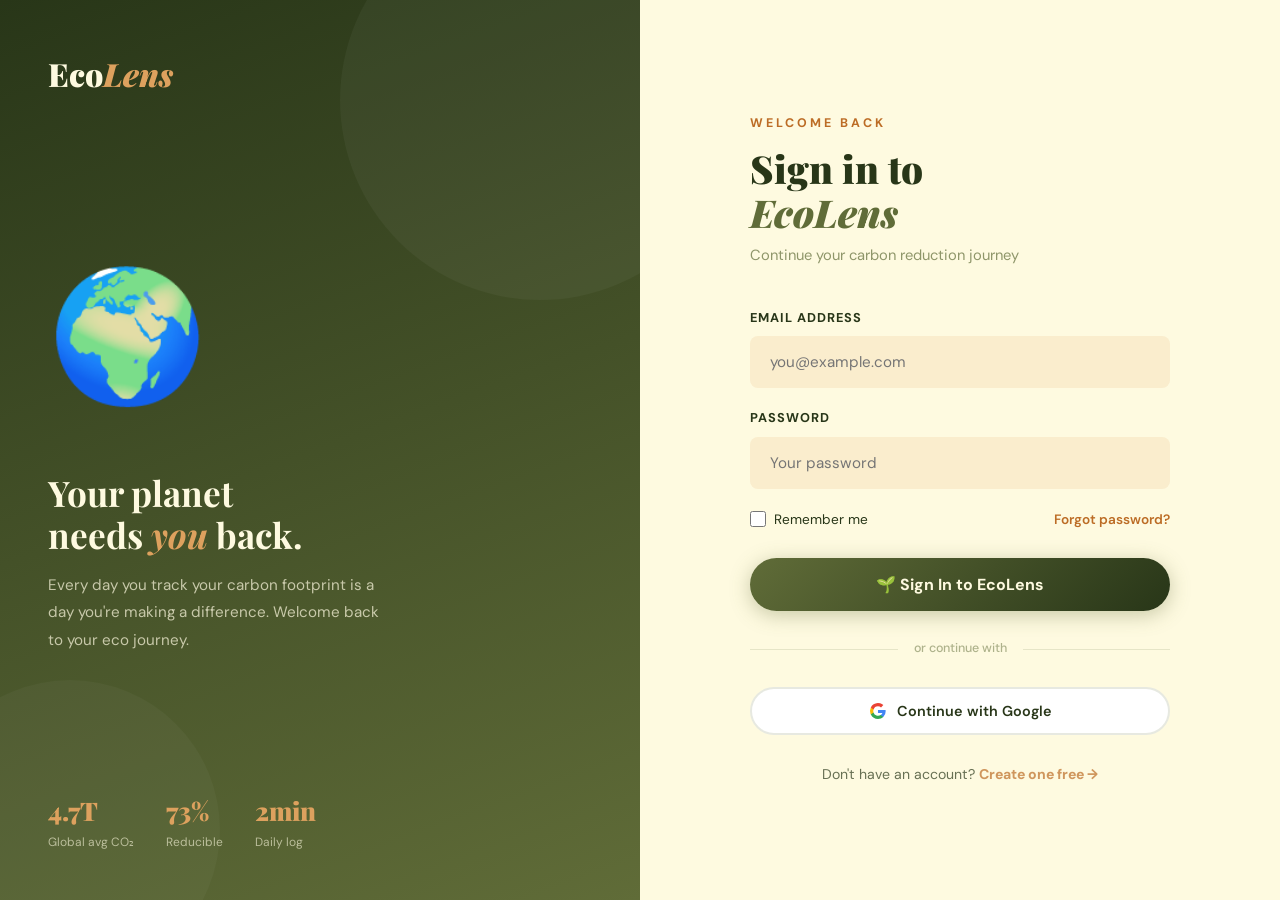
<file: badges.html>
<!DOCTYPE html>
<html lang="en">
<head>
  <meta charset="UTF-8"/>
  <meta name="viewport" content="width=device-width, initial-scale=1.0"/>
  <title>EcoLens — Badges</title>
  <link rel="stylesheet" href="css/global.css"/>
  <link rel="stylesheet" href="css/components.css"/>
  <style>
    body { background: var(--cream); }

    .badges-page {
      padding: 100px 5% 80px;
      max-width: 1000px;
      margin: 0 auto;
    }

    /* ── HEADER ── */
    .badges-header {
      text-align: center;
      margin-bottom: 48px;
    }

    .badges-header .eyebrow {
      font-size: 0.78rem;
      font-weight: 700;
      letter-spacing: 3px;
      text-transform: uppercase;
      color: var(--sienna);
      margin-bottom: 12px;
    }

    .badges-header h1 em { color: var(--moss); font-style: italic; }
    .badges-header p {
      opacity: 0.65;
      max-width: 480px;
      margin: 12px auto 0;
    }

    /* ── PROGRESS BANNER ── */
    .progress-banner {
      background: linear-gradient(135deg,
        var(--moss-dark), var(--moss));
      border-radius: var(--radius-lg);
      padding: 28px 36px;
      display: flex;
      align-items: center;
      gap: 28px;
      margin-bottom: 40px;
      position: relative;
      overflow: hidden;
    }

    .progress-banner::after {
      content: '🏅';
      position: absolute;
      font-size: 8rem;
      right: 40px;
      top: 50%;
      transform: translateY(-50%);
      opacity: 0.08;
    }

    .pb-emoji {
      font-size: 3rem;
      flex-shrink: 0;
    }

    .pb-info h3 {
      color: var(--cream);
      font-size: 1.2rem;
      margin-bottom: 6px;
    }

    .pb-info p {
      color: rgba(254,250,224,0.65);
      font-size: 0.85rem;
      margin-bottom: 14px;
    }

    .pb-bar-track {
      height: 8px;
      background: rgba(255,255,255,0.15);
      border-radius: 4px;
      width: 280px;
      overflow: hidden;
    }

    .pb-bar-fill {
      height: 100%;
      background: linear-gradient(90deg, var(--amber), var(--sage));
      border-radius: 4px;
      transition: width 1s ease;
    }

    .pb-count {
      margin-left: auto;
      text-align: center;
      flex-shrink: 0;
      z-index: 2;
    }

    .pb-count .num {
      font-family: var(--font-display);
      font-size: 2.8rem;
      font-weight: 900;
      color: var(--cream);
      line-height: 1;
    }

    .pb-count .lbl {
      font-size: 0.72rem;
      color: rgba(254,250,224,0.6);
      text-transform: uppercase;
      letter-spacing: 1px;
    }

    /* ── CATEGORY SECTION ── */
    .badge-category {
      margin-bottom: 40px;
    }

    .category-header {
      display: flex;
      align-items: center;
      gap: 12px;
      margin-bottom: 20px;
      padding-bottom: 12px;
      border-bottom: 2px solid rgba(96,108,56,0.08);
    }

    .category-icon {
      width: 40px; height: 40px;
      border-radius: var(--radius-sm);
      display: flex;
      align-items: center;
      justify-content: center;
      font-size: 1.2rem;
    }

    .category-header h3 { font-size: 1rem; }

    .category-count {
      margin-left: auto;
      font-size: 0.78rem;
      font-weight: 700;
      color: var(--moss);
      opacity: 0.6;
    }

    /* ── BADGE GRID ── */
    .badge-grid {
      display: grid;
      grid-template-columns: repeat(4, 1fr);
      gap: 20px;
    }

    .badge-item {
      background: var(--white);
      border-radius: var(--radius-lg);
      padding: 24px 16px;
      text-align: center;
      box-shadow: var(--shadow-sm);
      border: 2px solid transparent;
      transition: all 0.3s ease;
      position: relative;
      overflow: hidden;
    }

    .badge-item.earned {
      border-color: rgba(96,108,56,0.15);
    }

    .badge-item.earned:hover {
      transform: translateY(-6px);
      box-shadow: var(--shadow-lg);
      border-color: var(--moss);
    }

    .badge-item.locked {
      opacity: 0.5;
      filter: grayscale(0.8);
    }

    .badge-item .bi-circle {
      width: 80px; height: 80px;
      border-radius: 50%;
      margin: 0 auto 16px;
      display: flex;
      align-items: center;
      justify-content: center;
      font-size: 2.2rem;
      box-shadow: var(--shadow-md);
      transition: transform 0.3s ease;
    }

    .badge-item.earned .bi-circle:hover {
      transform: scale(1.12) rotate(8deg);
    }

    .badge-item .bi-name {
      font-family: var(--font-display);
      font-size: 0.9rem;
      font-weight: 700;
      color: var(--moss-dark);
      margin-bottom: 6px;
    }

    .badge-item .bi-desc {
      font-size: 0.72rem;
      color: var(--moss);
      opacity: 0.65;
      line-height: 1.4;
    }

    .badge-item .bi-earned-tag {
      position: absolute;
      top: 10px; right: 10px;
      background: var(--sage);
      color: white;
      font-size: 0.6rem;
      font-weight: 700;
      padding: 2px 8px;
      border-radius: var(--radius-full);
      letter-spacing: 0.5px;
    }

    .badge-item .bi-lock {
      position: absolute;
      top: 10px; right: 10px;
      font-size: 0.9rem;
      opacity: 0.4;
    }

    /* ── STREAK SECTION ── */
    .streak-card-big {
      background: linear-gradient(135deg, var(--amber), var(--sienna));
      border-radius: var(--radius-lg);
      padding: 32px;
      display: flex;
      align-items: center;
      gap: 28px;
      margin-bottom: 40px;
      box-shadow: 0 8px 32px rgba(188,108,37,0.3);
    }

    .streak-card-big .flame-big {
      font-size: 4rem;
      animation: float 2s ease-in-out infinite;
    }

    .streak-info h3 { color: white; font-size: 1.2rem; margin-bottom: 6px; }
    .streak-info p  { color: rgba(255,255,255,0.7); font-size: 0.85rem; }

    .streak-num-big {
      margin-left: auto;
      text-align: center;
    }

    .streak-num-big .sn {
      font-family: var(--font-display);
      font-size: 4rem;
      font-weight: 900;
      color: white;
      line-height: 1;
    }

    .streak-num-big .sl {
      font-size: 0.78rem;
      color: rgba(255,255,255,0.65);
      text-transform: uppercase;
      letter-spacing: 1px;
    }

    /* ── RESPONSIVE ── */
    @media (max-width: 768px) {
      .badge-grid { grid-template-columns: repeat(2, 1fr); }
      .progress-banner { flex-wrap: wrap; }
      .pb-bar-track { width: 200px; }
    }
  </style>
</head>
<body>

  <!-- NAVBAR -->
  <nav class="navbar">
    <div class="nav-logo">Eco<span>Lens</span></div>
    <ul class="nav-links">
      <li><a href="dashboard.html">Dashboard</a></li>
      <li><a href="log.html">Log Day</a></li>
      <li><a href="insights.html">Insights</a></li>
      <li><a href="history.html">History</a></li>
      <li><a href="badges.html" class="active">Badges</a></li>
    </ul>
    <div class="nav-right">
      <div class="nav-streak">🔥<span class="nav-streak-count">0</span></div>
      <div class="nav-avatar"
        onclick="window.location.href='profile.html'">🌱</div>
    </div>
  </nav>

  <!-- MOBILE NAV -->
  <nav class="mobile-nav">
    <ul>
      <li><a href="dashboard.html"><span class="nav-icon">🏠</span>Home</a></li>
      <li><a href="log.html"><span class="nav-icon">📝</span>Log</a></li>
      <li><a href="insights.html"><span class="nav-icon">🤖</span>AI</a></li>
      <li><a href="history.html"><span class="nav-icon">📈</span>History</a></li>
      <li><a href="badges.html" class="active"><span class="nav-icon">🏅</span>Badges</a></li>
    </ul>
  </nav>

  <div class="badges-page">

    <!-- HEADER -->
    <div class="badges-header animate-fadeUp">
      <div class="eyebrow">🏅 Achievements</div>
      <h1>Your <em>Eco Badges</em></h1>
      <p>Earn badges by building sustainable habits.
         Each badge represents real environmental impact!</p>
    </div>

    <!-- STREAK -->
    <div class="streak-card-big animate-fadeUp delay-1">
      <div class="flame-big">🔥</div>
      <div class="streak-info">
        <h3>Current Streak</h3>
        <p>Log every day to keep your streak alive
           and unlock exclusive badges!</p>
      </div>
      <div class="streak-num-big">
        <div class="sn" id="streakBig">0</div>
        <div class="sl">Day Streak</div>
      </div>
    </div>

    <!-- PROGRESS BANNER -->
    <div class="progress-banner animate-fadeUp delay-2">
      <div class="pb-emoji">🌱</div>
      <div class="pb-info">
        <h3>Badge Collection Progress</h3>
        <p id="progressText">
          Earn more badges by logging daily and
          reducing your footprint!
        </p>
        <div class="pb-bar-track">
          <div class="pb-bar-fill" id="progressBarFill"
            style="width:0%"></div>
        </div>
      </div>
      <div class="pb-count">
        <div class="num" id="earnedCount">0</div>
        <div class="lbl">of 12 earned</div>
      </div>
    </div>

    <!-- STREAK BADGES -->
    <div class="badge-category animate-fadeUp delay-3">
      <div class="category-header">
        <div class="category-icon"
          style="background:rgba(188,108,37,0.1)">🔥</div>
        <h3>Streak Badges</h3>
        <span class="category-count" id="streakCatCount">
          0/4 earned
        </span>
      </div>
      <div class="badge-grid" id="streakBadges"></div>
    </div>

    <!-- ACTIVITY BADGES -->
    <div class="badge-category animate-fadeUp delay-4">
      <div class="category-header">
        <div class="category-icon"
          style="background:rgba(82,183,136,0.1)">🌱</div>
        <h3>Activity Badges</h3>
        <span class="category-count" id="activityCatCount">
          0/8 earned
        </span>
      </div>
      <div class="badge-grid" id="activityBadges"></div>
    </div>

  </div>

  <script src="js/auth.js"></script>
  <script>
    const user = requireLogin();

    const ALL_BADGES = {
      streak: [
        {
          id:'streak_3', emoji:'⚡',
          name:'Eco Spark', desc:'Log 3 days in a row',
          color:'linear-gradient(135deg,#f4d03f,#e67e22)',
        },
        {
          id:'streak_7', emoji:'🔥',
          name:'Green Flame', desc:'Log 7 days in a row',
          color:'linear-gradient(135deg,#DDA15E,#BC6C25)',
        },
        {
          id:'streak_30', emoji:'👑',
          name:'Forest Guardian', desc:'Log 30 days in a row',
          color:'linear-gradient(135deg,#606C38,#283618)',
        },
        {
          id:'streak_100', emoji:'💎',
          name:'EcoLens Legend', desc:'Log 100 days in a row',
          color:'linear-gradient(135deg,#a29bfe,#6c5ce7)',
        },
      ],
      activity: [
        {
          id:'first_log', emoji:'🌱',
          name:'First Breath', desc:'Log your very first day',
          color:'linear-gradient(135deg,#52B788,#2D6A4F)',
        },
        {
          id:'earth_watch', emoji:'🌍',
          name:'Earth Watcher', desc:'Log 3 days total',
          color:'linear-gradient(135deg,#48CAE4,#0096C7)',
        },
        {
          id:'low_carbon', emoji:'🍃',
          name:'Tiny Steps', desc:'Log a day under 5kg CO₂',
          color:'linear-gradient(135deg,#95D5B2,#52B788)',
        },
        {
          id:'plant_power', emoji:'🥗',
          name:'Plant Powered', desc:'Log 7 vegetarian days',
          color:'linear-gradient(135deg,#74C69D,#40916C)',
        },
        {
          id:'pedal_hero', emoji:'🚲',
          name:'Pedal Hero', desc:'Log 5 zero-drive days',
          color:'linear-gradient(135deg,#fd79a8,#e84393)',
        },
        {
          id:'sun_chaser', emoji:'☀️',
          name:'Sun Chaser', desc:'Use solar/renewable energy',
          color:'linear-gradient(135deg,#f9ca24,#f0932b)',
        },
        {
          id:'neutral', emoji:'🌿',
          name:'Carbon Neutral', desc:'Monthly avg under 3kg/day',
          color:'linear-gradient(135deg,#6ab04c,#badc58)',
        },
        {
          id:'sharer', emoji:'⭐',
          name:'Climate Champion', desc:'Share your impact report',
          color:'linear-gradient(135deg,#e17055,#d63031)',
        },
      ],
    };

    window.addEventListener('DOMContentLoaded', () => {
      populateNav();

      const earnedBadges = user.badges || ['🌱'];
      document.getElementById('streakBig').textContent =
        user.streak || 0;

      const totalBadges = 12;
      const earnedCount = earnedBadges.length;
      document.getElementById('earnedCount').textContent =
        earnedCount;
      document.getElementById('progressBarFill').style.width =
        (earnedCount / totalBadges * 100) + '%';
      document.getElementById('progressText').textContent =
        earnedCount === totalBadges
          ? '🎉 You\'ve earned all badges! You\'re an EcoLens Legend!'
          : `Keep going! ${totalBadges - earnedCount} more badges to collect.`;

      renderBadgeGroup('streakBadges',
        ALL_BADGES.streak, earnedBadges);
      renderBadgeGroup('activityBadges',
        ALL_BADGES.activity, earnedBadges);

      // Category counts
      const sc = ALL_BADGES.streak.filter(b =>
        earnedBadges.includes(b.id)).length;
      const ac = ALL_BADGES.activity.filter(b =>
        earnedBadges.includes(b.id)).length;
      document.getElementById('streakCatCount').textContent =
        `${sc}/4 earned`;
      document.getElementById('activityCatCount').textContent =
        `${ac}/8 earned`;
    });

    function renderBadgeGroup(containerId, badges, earned) {
      const container = document.getElementById(containerId);
      container.innerHTML = badges.map(b => {
        const isEarned = earned.includes(b.id) ||
          earned.includes(b.emoji);
        return `
          <div class="badge-item ${isEarned?'earned':'locked'}">
            ${isEarned
              ? '<div class="bi-earned-tag">✓ Earned</div>'
              : '<div class="bi-lock">🔒</div>'}
            <div class="bi-circle"
              style="background:${isEarned
                ? b.color : 'linear-gradient(135deg,#ccc,#aaa)'}">
              ${b.emoji}
            </div>
            <div class="bi-name">${b.name}</div>
            <div class="bi-desc">${b.desc}</div>
          </div>`;
      }).join('');
    }
  </script>
</body>
</html>
</file>
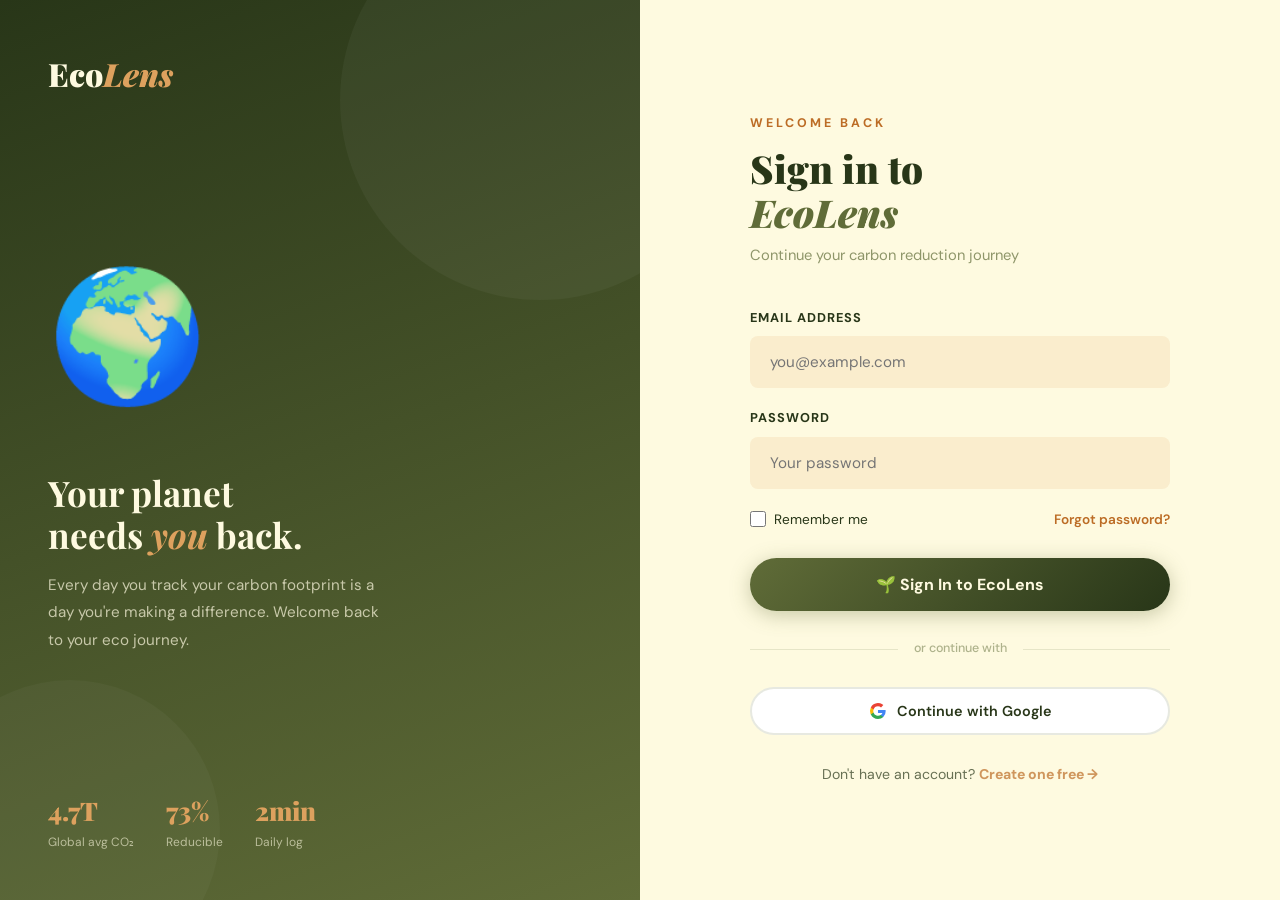
<file: log.html>
<!DOCTYPE html>
<html lang="en">
<head>
  <meta charset="UTF-8"/>
  <meta name="viewport" content="width=device-width, initial-scale=1.0"/>
  <title>EcoLens — Log My Day</title>
  <link rel="stylesheet" href="css/global.css"/>
  <link rel="stylesheet" href="css/components.css"/>
  <style>
    body { background: var(--cream); }

    .log-page {
      padding: 100px 5% 80px;
      max-width: 900px;
      margin: 0 auto;
    }

    /* ── HEADER ── */
    .log-header {
      text-align: center;
      margin-bottom: 48px;
    }

    .log-header .eyebrow {
      font-size: 0.78rem;
      font-weight: 700;
      letter-spacing: 3px;
      text-transform: uppercase;
      color: var(--sienna);
      margin-bottom: 12px;
    }

    .log-header h1 { margin-bottom: 12px; }
    .log-header h1 em { color: var(--moss); font-style: italic; }
    .log-header p { opacity: 0.65; max-width: 480px; margin: 0 auto; }

    /* ── PROGRESS STEPS ── */
    .log-steps {
      display: flex;
      align-items: center;
      justify-content: center;
      gap: 0;
      margin-bottom: 48px;
    }

    .log-step {
      display: flex;
      flex-direction: column;
      align-items: center;
      gap: 8px;
      position: relative;
    }

    .log-step-circle {
      width: 44px; height: 44px;
      border-radius: 50%;
      background: var(--parchment);
      border: 2px solid rgba(96,108,56,0.15);
      display: flex;
      align-items: center;
      justify-content: center;
      font-size: 1.2rem;
      transition: all 0.4s ease;
      z-index: 2;
    }

    .log-step.active .log-step-circle {
      background: var(--moss);
      border-color: var(--moss);
      box-shadow: 0 4px 16px rgba(96,108,56,0.35);
    }

    .log-step.done .log-step-circle {
      background: var(--sage);
      border-color: var(--sage);
    }

    .log-step-label {
      font-size: 0.72rem;
      font-weight: 600;
      color: var(--moss-dark);
      opacity: 0.5;
      text-align: center;
      white-space: nowrap;
    }

    .log-step.active .log-step-label { opacity: 1; color: var(--moss); }
    .log-step.done  .log-step-label  { opacity: 0.8; }

    .step-connector {
      width: 80px; height: 2px;
      background: rgba(96,108,56,0.12);
      margin-bottom: 24px;
      transition: background 0.4s ease;
    }

    .step-connector.done { background: var(--sage); }

    /* ── SECTION CARDS ── */
    .log-section {
      background: var(--white);
      border-radius: var(--radius-lg);
      padding: 36px;
      margin-bottom: 24px;
      box-shadow: var(--shadow-sm);
      border: 1px solid rgba(96,108,56,0.06);
      display: none;
      animation: fadeUp 0.5s ease forwards;
    }

    .log-section.active { display: block; }

    .section-title {
      display: flex;
      align-items: center;
      gap: 14px;
      margin-bottom: 32px;
    }

    .section-icon {
      width: 52px; height: 52px;
      border-radius: var(--radius-sm);
      display: flex;
      align-items: center;
      justify-content: center;
      font-size: 1.6rem;
    }

    .section-icon.transport { background: rgba(72,202,228,0.12); }
    .section-icon.food      { background: rgba(82,183,136,0.12); }
    .section-icon.energy    { background: rgba(221,161,94,0.12); }
    .section-icon.shopping  { background: rgba(188,108,37,0.1); }

    .section-title-text h3 { font-size: 1.2rem; margin-bottom: 4px; }
    .section-title-text p  { font-size: 0.82rem; opacity: 0.6; }

    /* ── OPTION PILLS ── */
    .option-pills {
      display: flex;
      flex-wrap: wrap;
      gap: 10px;
      margin-bottom: 28px;
    }

    .pill {
      padding: 10px 20px;
      border-radius: var(--radius-full);
      background: var(--parchment);
      border: 2px solid transparent;
      font-size: 0.88rem;
      font-weight: 600;
      color: var(--moss-dark);
      cursor: pointer;
      transition: all 0.3s ease;
      display: flex;
      align-items: center;
      gap: 8px;
    }

    .pill:hover {
      border-color: var(--moss);
      background: rgba(96,108,56,0.06);
    }

    .pill.selected {
      background: var(--moss);
      color: var(--cream);
      border-color: var(--moss);
    }

    /* ── SLIDER GROUP ── */
    .slider-wrap {
      margin-bottom: 32px;
    }

    .slider-top {
      display: flex;
      justify-content: space-between;
      align-items: center;
      margin-bottom: 12px;
    }

    .slider-top label {
      font-size: 0.88rem;
      font-weight: 600;
      color: var(--moss-dark);
    }

    .slider-val {
      font-family: var(--font-mono);
      font-size: 0.9rem;
      font-weight: 600;
      color: var(--sienna);
      background: rgba(188,108,37,0.1);
      padding: 3px 12px;
      border-radius: var(--radius-full);
      min-width: 70px;
      text-align: center;
    }

    /* ── TOGGLE SWITCHES ── */
    .toggle-group {
      display: flex;
      flex-direction: column;
      gap: 16px;
      margin-bottom: 28px;
    }

    .toggle-item {
      display: flex;
      align-items: center;
      justify-content: space-between;
      padding: 16px 20px;
      background: var(--parchment);
      border-radius: var(--radius-md);
      border: 2px solid transparent;
      transition: all 0.3s ease;
    }

    .toggle-item.checked {
      border-color: rgba(96,108,56,0.2);
      background: rgba(96,108,56,0.05);
    }

    .toggle-left {
      display: flex;
      align-items: center;
      gap: 14px;
    }

    .toggle-emoji { font-size: 1.4rem; }

    .toggle-info h5 {
      font-size: 0.92rem;
      font-weight: 600;
      color: var(--moss-dark);
      margin-bottom: 2px;
    }

    .toggle-info p {
      font-size: 0.75rem;
      opacity: 0.55;
    }

    /* Toggle switch */
    .switch {
      position: relative;
      width: 48px; height: 26px;
      flex-shrink: 0;
    }

    .switch input { display: none; }

    .switch-slider {
      position: absolute;
      inset: 0;
      background: #ddd;
      border-radius: 13px;
      cursor: pointer;
      transition: background 0.3s ease;
    }

    .switch-slider::before {
      content: '';
      position: absolute;
      width: 20px; height: 20px;
      border-radius: 50%;
      background: white;
      top: 3px; left: 3px;
      transition: transform 0.3s ease;
      box-shadow: 0 2px 4px rgba(0,0,0,0.2);
    }

    .switch input:checked + .switch-slider {
      background: var(--moss);
    }

    .switch input:checked + .switch-slider::before {
      transform: translateX(22px);
    }

    /* ── CO2 PREVIEW ── */
    .co2-preview {
      background: linear-gradient(135deg, var(--moss-dark), var(--moss));
      border-radius: var(--radius-md);
      padding: 20px 24px;
      display: flex;
      align-items: center;
      justify-content: space-between;
      margin-top: 8px;
    }

    .co2-preview .co2-left h5 {
      font-size: 0.75rem;
      font-weight: 700;
      letter-spacing: 1.5px;
      text-transform: uppercase;
      color: rgba(254,250,224,0.6);
      margin-bottom: 4px;
    }

    .co2-preview .co2-val {
      font-family: var(--font-display);
      font-size: 2rem;
      font-weight: 900;
      color: var(--cream);
    }

    .co2-preview .co2-unit {
      font-size: 0.82rem;
      color: rgba(254,250,224,0.6);
      margin-top: 2px;
    }

    .co2-preview .co2-bar-wrap {
      flex: 1;
      margin: 0 24px;
    }

    .co2-bar-track {
      height: 8px;
      background: rgba(255,255,255,0.15);
      border-radius: 4px;
      overflow: hidden;
    }

    .co2-bar-fill {
      height: 100%;
      border-radius: 4px;
      background: linear-gradient(90deg, var(--sage), var(--amber));
      transition: width 0.5s ease;
    }

    .co2-preview .co2-compare {
      font-size: 0.75rem;
      color: rgba(254,250,224,0.55);
      margin-top: 6px;
    }

    .co2-globe-mini {
      font-size: 2.4rem;
      animation: float 3s ease-in-out infinite;
    }

    /* ── NAVIGATION BUTTONS ── */
    .log-nav {
      display: flex;
      align-items: center;
      justify-content: space-between;
      margin-top: 32px;
      gap: 16px;
    }

    .log-back {
      padding: 14px 28px;
      border-radius: var(--radius-full);
      background: var(--parchment);
      border: 2px solid rgba(96,108,56,0.15);
      font-size: 0.92rem;
      font-weight: 600;
      color: var(--moss-dark);
      cursor: pointer;
      transition: all 0.3s ease;
    }

    .log-back:hover {
      border-color: var(--moss);
      background: rgba(96,108,56,0.06);
    }

    .log-next {
      flex: 1;
      padding: 16px;
      border-radius: var(--radius-full);
      background: linear-gradient(135deg, var(--moss), var(--moss-dark));
      color: var(--cream);
      border: none;
      font-size: 1rem;
      font-weight: 700;
      cursor: pointer;
      transition: all 0.3s ease;
      box-shadow: 0 4px 20px rgba(96,108,56,0.3);
      display: flex;
      align-items: center;
      justify-content: center;
      gap: 10px;
    }

    .log-next:hover {
      transform: translateY(-2px);
      box-shadow: 0 8px 28px rgba(96,108,56,0.4);
    }

    .log-next.submit {
      background: linear-gradient(135deg, var(--amber), var(--sienna));
      box-shadow: 0 4px 20px rgba(188,108,37,0.3);
    }

    /* ── SUCCESS SCREEN ── */
    .log-success {
      display: none;
      text-align: center;
      padding: 60px 40px;
      background: var(--white);
      border-radius: var(--radius-lg);
      box-shadow: var(--shadow-sm);
      animation: fadeUp 0.5s ease forwards;
    }

    .log-success.show { display: block; }

    .success-globe {
      font-size: 5rem;
      margin-bottom: 24px;
      display: block;
      animation: float 2s ease-in-out infinite;
    }

    .success-score {
      display: inline-block;
      font-family: var(--font-display);
      font-size: 3.5rem;
      font-weight: 900;
      color: var(--moss-dark);
      margin: 16px 0 8px;
    }

    .success-actions {
      display: flex;
      gap: 16px;
      justify-content: center;
      margin-top: 32px;
      flex-wrap: wrap;
    }

    /* ── RESPONSIVE ── */
    @media (max-width: 600px) {
      .step-connector { width: 40px; }
      .log-section    { padding: 24px 20px; }
      .option-pills   { gap: 8px; }
      .pill           { padding: 8px 14px; font-size: 0.8rem; }
    }
  </style>
</head>
<body>

  <!-- NAVBAR -->
  <nav class="navbar">
    <div class="nav-logo">Eco<span>Lens</span></div>
    <ul class="nav-links">
      <li><a href="dashboard.html">Dashboard</a></li>
      <li><a href="log.html" class="active">Log Day</a></li>
      <li><a href="insights.html">Insights</a></li>
      <li><a href="history.html">History</a></li>
      <li><a href="badges.html">Badges</a></li>
    </ul>
    <div class="nav-right">
      <div class="nav-streak">🔥 <span class="nav-streak-count">0</span></div>
      <div class="nav-avatar"
        onclick="window.location.href='profile.html'">🌱</div>
    </div>
  </nav>

  <!-- MOBILE NAV -->
  <nav class="mobile-nav">
    <ul>
      <li><a href="dashboard.html">
        <span class="nav-icon">🏠</span>Home</a></li>
      <li><a href="log.html" class="active">
        <span class="nav-icon">📝</span>Log</a></li>
      <li><a href="insights.html">
        <span class="nav-icon">🤖</span>AI</a></li>
      <li><a href="history.html">
        <span class="nav-icon">📈</span>History</a></li>
      <li><a href="badges.html">
        <span class="nav-icon">🏅</span>Badges</a></li>
    </ul>
  </nav>

  <div class="log-page">

    <!-- HEADER -->
    <div class="log-header animate-fadeUp">
      <div class="eyebrow">📝 Daily Check-in</div>
      <h1>Log Your <em>Day</em></h1>
      <p>Tell us about your day and we'll calculate your
         carbon footprint in seconds</p>
    </div>

    <!-- STEPS -->
    <div class="log-steps animate-fadeUp delay-1">
      <div class="log-step active" id="step-ind-0">
        <div class="log-step-circle">🚗</div>
        <div class="log-step-label">Transport</div>
      </div>
      <div class="step-connector" id="conn-0"></div>
      <div class="log-step" id="step-ind-1">
        <div class="log-step-circle">🥗</div>
        <div class="log-step-label">Food</div>
      </div>
      <div class="step-connector" id="conn-1"></div>
      <div class="log-step" id="step-ind-2">
        <div class="log-step-circle">⚡</div>
        <div class="log-step-label">Energy</div>
      </div>
      <div class="step-connector" id="conn-2"></div>
      <div class="log-step" id="step-ind-3">
        <div class="log-step-circle">🛍️</div>
        <div class="log-step-label">Shopping</div>
      </div>
      <div class="step-connector" id="conn-3"></div>
      <div class="log-step" id="step-ind-4">
        <div class="log-step-circle">✅</div>
        <div class="log-step-label">Done</div>
      </div>
    </div>

    <!-- SECTION 0: TRANSPORT -->
    <div class="log-section active" id="section-0">
      <div class="section-title">
        <div class="section-icon transport">🚗</div>
        <div class="section-title-text">
          <h3>Transport</h3>
          <p>How did you get around today?</p>
        </div>
      </div>

      <p style="font-size:0.85rem;font-weight:600;
                color:var(--moss-dark);margin-bottom:14px;">
        Primary mode of transport:
      </p>
      <div class="option-pills" id="transport-pills">
        <div class="pill selected" data-val="car"
          onclick="selectPill(this,'transport-pills','transportMode')">
          🚗 Car
        </div>
        <div class="pill" data-val="motorcycle"
          onclick="selectPill(this,'transport-pills','transportMode')">
          🏍️ Motorcycle
        </div>
        <div class="pill" data-val="bus"
          onclick="selectPill(this,'transport-pills','transportMode')">
          🚌 Bus
        </div>
        <div class="pill" data-val="train"
          onclick="selectPill(this,'transport-pills','transportMode')">
          🚆 Train / Metro
        </div>
        <div class="pill" data-val="cycle"
          onclick="selectPill(this,'transport-pills','transportMode')">
          🚲 Cycle
        </div>
        <div class="pill" data-val="walk"
          onclick="selectPill(this,'transport-pills','transportMode')">
          🚶 Walked
        </div>
        <div class="pill" data-val="flight"
          onclick="selectPill(this,'transport-pills','transportMode')">
          ✈️ Flight
        </div>
        <div class="pill" data-val="electric"
  onclick="selectPill(this,'transport-pills','transportMode')">
  ⚡ Electric Car
</div>
<div class="pill" data-val="none"
  onclick="selectPill(this,'transport-pills','transportMode')">
  🏠 Stayed Home
</div>
      </div>

      <div class="slider-wrap" id="kmSliderWrap">
        <div class="slider-top">
          <label>Distance travelled today</label>
          <span class="slider-val" id="kmVal">10 km</span>
        </div>
        <input type="range" min="0" max="200" value="10"
          oninput="updateSlider('km',this.value,'km');
                   logData.transportKm=+this.value;
                   updateCO2Preview()"/>
      </div>

      <div class="co2-preview">
        <div class="co2-left">
          <h5>Section CO₂</h5>
          <div class="co2-val" id="transport-co2">0.0</div>
          <div class="co2-unit">kg CO₂</div>
        </div>
        <div class="co2-bar-wrap">
          <div class="co2-bar-track">
            <div class="co2-bar-fill" id="transport-bar"
              style="width:0%"></div>
          </div>
          <div class="co2-compare">vs. 12.9 kg global average</div>
        </div>
        <div class="co2-globe-mini">🚗</div>
      </div>

      <div class="log-nav">
        <div></div>
        <button class="log-next" onclick="nextSection()">
          Next: Food 🥗 →
        </button>
      </div>
    </div>

    <!-- SECTION 1: FOOD -->
    <div class="log-section" id="section-1">
      <div class="section-title">
        <div class="section-icon food">🥗</div>
        <div class="section-title-text">
          <h3>Food & Diet</h3>
          <p>What did you eat today?</p>
        </div>
      </div>

      <p style="font-size:0.85rem;font-weight:600;
                color:var(--moss-dark);margin-bottom:14px;">
        Today's primary diet:
      </p>
      <div class="option-pills" id="food-pills">
        <div class="pill" data-val="vegan"
          onclick="selectPill(this,'food-pills','foodType')">
          🌱 Vegan
        </div>
        <div class="pill selected" data-val="vegetarian"
          onclick="selectPill(this,'food-pills','foodType')">
          🥗 Vegetarian
        </div>
        <div class="pill" data-val="chicken"
          onclick="selectPill(this,'food-pills','foodType')">
          🍗 Chicken/Fish
        </div>
        <div class="pill" data-val="beef"
          onclick="selectPill(this,'food-pills','foodType')">
          🥩 Red Meat
        </div>
      </div>

      <div class="slider-wrap">
        <div class="slider-top">
          <label>Number of meals today</label>
          <span class="slider-val" id="mealsVal">3 meals</span>
        </div>
        <input type="range" min="1" max="6" value="3"
          oninput="updateSlider('meals',this.value,'meals');
                   logData.meals=+this.value;
                   updateCO2Preview()"/>
      </div>

      <div class="co2-preview">
        <div class="co2-left">
          <h5>Section CO₂</h5>
          <div class="co2-val" id="food-co2">1.2</div>
          <div class="co2-unit">kg CO₂</div>
        </div>
        <div class="co2-bar-wrap">
          <div class="co2-bar-track">
            <div class="co2-bar-fill" id="food-bar"
              style="width:10%"></div>
          </div>
          <div class="co2-compare">Vegan diet = 73% less emissions</div>
        </div>
        <div class="co2-globe-mini">🥗</div>
      </div>

      <div class="log-nav">
        <button class="log-back" onclick="prevSection()">
          ← Back
        </button>
        <button class="log-next" onclick="nextSection()">
          Next: Energy ⚡ →
        </button>
      </div>
    </div>

    <!-- SECTION 2: ENERGY -->
    <div class="log-section" id="section-2">
      <div class="section-title">
        <div class="section-icon energy">⚡</div>
        <div class="section-title-text">
          <h3>Home Energy</h3>
          <p>How much energy did you use at home?</p>
        </div>
      </div>

      <div class="slider-wrap">
        <div class="slider-top">
          <label>Electricity used today (estimated)</label>
          <span class="slider-val" id="elecVal">5 kWh</span>
        </div>
        <input type="range" min="0" max="50" value="5"
          oninput="updateSlider('elec',this.value,'kWh');
                   logData.electricityKwh=+this.value;
                   updateCO2Preview()"/>
      </div>

      <div class="toggle-group">
        <div class="toggle-item" id="acToggle">
          <div class="toggle-left">
            <span class="toggle-emoji">❄️</span>
            <div class="toggle-info">
              <h5>Used AC / Heater today</h5>
              <p>Adds ~2 kWh per hour of use</p>
            </div>
          </div>
          <label class="switch">
            <input type="checkbox" id="acCheck"
              onchange="logData.usedAC=this.checked;
                        updateCO2Preview();
                        toggleItem('acToggle',this.checked)"/>
            <span class="switch-slider"></span>
          </label>
        </div>

        <div class="toggle-item" id="solarToggle">
          <div class="toggle-left">
            <span class="toggle-emoji">☀️</span>
            <div class="toggle-info">
              <h5>Used solar / renewable energy</h5>
              <p>Significantly reduces your footprint</p>
            </div>
          </div>
          <label class="switch">
            <input type="checkbox" id="solarCheck"
              onchange="logData.usedSolar=this.checked;
                        updateCO2Preview();
                        toggleItem('solarToggle',this.checked);
                        if(this.checked) unlockBadge('sun_chaser')"/>
            <span class="switch-slider"></span>
          </label>
        </div>
      </div>

      <div class="co2-preview">
        <div class="co2-left">
          <h5>Section CO₂</h5>
          <div class="co2-val" id="energy-co2">4.1</div>
          <div class="co2-unit">kg CO₂</div>
        </div>
        <div class="co2-bar-wrap">
          <div class="co2-bar-track">
            <div class="co2-bar-fill" id="energy-bar"
              style="width:32%"></div>
          </div>
          <div class="co2-compare">
            Indian grid avg: 0.82 kg per kWh
          </div>
        </div>
        <div class="co2-globe-mini">⚡</div>
      </div>

      <div class="log-nav">
        <button class="log-back" onclick="prevSection()">← Back</button>
        <button class="log-next" onclick="nextSection()">
          Next: Shopping 🛍️ →
        </button>
      </div>
    </div>

    <!-- SECTION 3: SHOPPING -->
    <div class="log-section" id="section-3">
      <div class="section-title">
        <div class="section-icon shopping">🛍️</div>
        <div class="section-title-text">
          <h3>Shopping & Consumption</h3>
          <p>What did you buy today?</p>
        </div>
      </div>

      <div class="toggle-group">
        <div class="toggle-item" id="clothToggle">
          <div class="toggle-left">
            <span class="toggle-emoji">👕</span>
            <div class="toggle-info">
              <h5>Bought new clothing</h5>
              <p>~10 kg CO₂ per clothing item</p>
            </div>
          </div>
          <label class="switch">
            <input type="checkbox" id="clothCheck"
              onchange="logData.boughtClothing=this.checked;
                        updateCO2Preview();
                        toggleItem('clothToggle',this.checked)"/>
            <span class="switch-slider"></span>
          </label>
        </div>

        <div class="toggle-item" id="techToggle">
          <div class="toggle-left">
            <span class="toggle-emoji">📱</span>
            <div class="toggle-info">
              <h5>Bought electronics / gadgets</h5>
              <p>~70 kg CO₂ per device</p>
            </div>
          </div>
          <label class="switch">
            <input type="checkbox" id="techCheck"
              onchange="logData.boughtElectronics=this.checked;
                        updateCO2Preview();
                        toggleItem('techToggle',this.checked)"/>
            <span class="switch-slider"></span>
          </label>
        </div>

        <div class="toggle-item" id="onlineToggle">
          <div class="toggle-left">
            <span class="toggle-emoji">📦</span>
            <div class="toggle-info">
              <h5>Online delivery / ordered food</h5>
              <p>~0.5 kg CO₂ per delivery</p>
            </div>
          </div>
          <label class="switch">
            <input type="checkbox" id="onlineCheck"
              onchange="logData.onlineDelivery=this.checked;
                        updateCO2Preview();
                        toggleItem('onlineToggle',this.checked)"/>
            <span class="switch-slider"></span>
          </label>
        </div>
      </div>

      <div class="slider-wrap">
        <div class="slider-top">
          <label>Groceries purchased (kg)</label>
          <span class="slider-val" id="grocVal">2 kg</span>
        </div>
        <input type="range" min="0" max="20" value="2"
          oninput="updateSlider('groc',this.value,'kg');
                   logData.groceriesKg=+this.value;
                   updateCO2Preview()"/>
      </div>

      <div class="co2-preview">
        <div class="co2-left">
          <h5>Section CO₂</h5>
          <div class="co2-val" id="shopping-co2">1.0</div>
          <div class="co2-unit">kg CO₂</div>
        </div>
        <div class="co2-bar-wrap">
          <div class="co2-bar-track">
            <div class="co2-bar-fill" id="shopping-bar"
              style="width:8%"></div>
          </div>
          <div class="co2-compare">
            Fashion = 10% of global CO₂ emissions
          </div>
        </div>
        <div class="co2-globe-mini">🛍️</div>
      </div>

      <div class="log-nav">
        <button class="log-back" onclick="prevSection()">← Back</button>
        <button class="log-next submit" onclick="submitLog()">
          🌍 Calculate My Carbon Score
        </button>
      </div>
    </div>

    <!-- SUCCESS SCREEN -->
    <div class="log-success" id="logSuccess">
      <span class="success-globe" id="successGlobe">🌍</span>
      <h2>Today's Carbon Score</h2>
      <div class="success-score" id="successScore">0.0</div>
      <p style="font-size:1rem;color:var(--moss);
                font-weight:600;">kg CO₂ today</p>

      <div id="successMessage"
        style="margin:20px auto;max-width:440px;
               font-size:0.92rem;opacity:0.7;line-height:1.8;">
      </div>

      <div id="factAfterLog" style="margin:20px 0;"></div>

      <div class="success-actions">
        <a href="insights.html" class="btn btn-primary btn-lg">
          🤖 Get AI Insights
        </a>
        <a href="dashboard.html" class="btn btn-secondary btn-lg">
          📊 View Dashboard
        </a>
      </div>
    </div>

  </div>

  <script src="js/auth.js"></script>
  <script>
    requireLogin();

    let currentSection = 0;
    const totalSections = 4;

    // Log data object
    let logData = {
      transportMode:    'car',
      transportKm:      10,
      foodType:         'vegetarian',
      meals:            3,
      electricityKwh:   5,
      usedAC:           false,
      usedSolar:        false,
      boughtClothing:   false,
      boughtElectronics:false,
      onlineDelivery:   false,
      groceriesKg:      2,
    };

    // ── PILL SELECTOR ──
    function selectPill(el, groupId, key) {
      document.querySelectorAll(`#${groupId} .pill`)
        .forEach(p => p.classList.remove('selected'));
      el.classList.add('selected');
      logData[key] = el.dataset.val;

      // Hide km slider for walk/cycle/home
      if (key === 'transportMode') {
        const hide = ['walk','cycle','none'].includes(el.dataset.val);
        document.getElementById('kmSliderWrap').style.display =
          hide ? 'none' : 'block';
        if (hide) logData.transportKm = 0;
      }
      updateCO2Preview();
    }

    // ── SLIDER UPDATER ──
    function updateSlider(id, val, unit) {
      const labels = {
        km:    `${val} km`,
        meals: `${val} meal${val>1?'s':''}`,
        elec:  `${val} kWh`,
        groc:  `${val} kg`,
      };
      document.getElementById(`${id}Val`).textContent =
        labels[id] || `${val} ${unit}`;
    }

    // ── TOGGLE ITEM ──
    function toggleItem(id, checked) {
      document.getElementById(id).classList
        .toggle('checked', checked);
    }

    // ── CO2 PREVIEW ──
    function updateCO2Preview() {
      const ef = {
        car:0.21, motorcycle:0.11, bus:0.089,
        train:0.041, flight:0.255, walk:0, cycle:0, none:0,
        beef:3.0, chicken:0.9, fish:0.7,
        vegetarian:0.4, vegan:0.2,
      };

      // Transport
      const tCO2 = (ef[logData.transportMode]||0.21) *
        (logData.transportKm||0);

      // Food
      const fCO2 = (ef[logData.foodType]||0.4) *
        (logData.meals||3);

      // Energy
      let eCO2 = (logData.electricityKwh||0) * 0.82;
      if (logData.usedAC)    eCO2 += 3.2;
      if (logData.usedSolar) eCO2 *= 0.2;

      // Shopping
      let sCO2 = (logData.groceriesKg||0) * 0.5;
      if (logData.boughtClothing)    sCO2 += 10;
      if (logData.boughtElectronics) sCO2 += 70;
      if (logData.onlineDelivery)    sCO2 += 0.5;

      // Update displays
      const setSection = (id, val, barId) => {
        document.getElementById(id).textContent = val.toFixed(1);
        const pct = Math.min((val / 12.9) * 100, 100);
        document.getElementById(barId).style.width = pct + '%';
      };

      setSection('transport-co2', tCO2, 'transport-bar');
      setSection('food-co2',      fCO2, 'food-bar');
      setSection('energy-co2',    eCO2, 'energy-bar');
      setSection('shopping-co2',  sCO2, 'shopping-bar');
    }

    // ── NAVIGATION ──
    function nextSection() {
      if (currentSection < totalSections - 1) {
        goToSection(currentSection + 1);
      }
    }

    function prevSection() {
      if (currentSection > 0) {
        goToSection(currentSection - 1);
      }
    }

    function goToSection(idx) {
      // Update sections
      document.getElementById(`section-${currentSection}`)
        .classList.remove('active');
      document.getElementById(`section-${idx}`)
        .classList.add('active');

      // Update step indicators
      document.getElementById(`step-ind-${currentSection}`)
        .classList.remove('active');
      document.getElementById(`step-ind-${currentSection}`)
        .classList.add('done');
      document.getElementById(`step-ind-${idx}`)
        .classList.add('active');

      // Update connectors
      if (idx > currentSection) {
        document.getElementById(`conn-${currentSection}`)
          .classList.add('done');
      } else {
        document.getElementById(`conn-${idx}`)
          .classList.remove('done');
        document.getElementById(`step-ind-${currentSection}`)
          .classList.remove('done');
      }

      currentSection = idx;
      window.scrollTo({ top: 0, behavior: 'smooth' });
    }

    // ── SUBMIT ──
    function submitLog() {
      // Add AC energy
      if (logData.usedAC) logData.electricityKwh += 4;

      const result = saveDailyLog(logData);
      const carbon = result.carbon;

      // Show success
      document.getElementById(`section-${currentSection}`)
        .classList.remove('active');
      document.getElementById(`step-ind-${currentSection}`)
        .classList.add('done');
      document.getElementById(`conn-${currentSection}`)
        .classList.add('done');
      document.getElementById('step-ind-4').classList.add('done');

      const successDiv = document.getElementById('logSuccess');
      successDiv.classList.add('show');

      // Score display
      document.getElementById('successScore').textContent =
        carbon.toFixed(1);

      // Globe emoji based on score
      let globe = '🌍';
      if (carbon < 3)       globe = '🌳';
      else if (carbon < 7)  globe = '🌍';
      else if (carbon < 15) globe = '🌫️';
      else                   globe = '🔴';
      document.getElementById('successGlobe').textContent = globe;

      // Message
      let msg = '';
      if (carbon < 3) {
        msg = '🌟 Outstanding! You\'re a true eco champion today. Your Earth is thriving!';
      } else if (carbon < 7) {
        msg = '✅ Great job! You\'re well below the global average. Keep it up!';
      } else if (carbon < 12.9) {
        msg = '👍 Good effort! You\'re below the global average of 12.9 kg. Small changes can get you even lower!';
      } else {
        msg = '⚠️ Today was a high carbon day. Check your AI insights for tips to reduce tomorrow!';
      }
      document.getElementById('successMessage').textContent = msg;

      // Eco fact
      renderFactCard('factAfterLog');

      window.scrollTo({ top: 0, behavior: 'smooth' });
      showToast('🌍 Daily log saved! Great work!', 'success');
    }

    // Init preview
    updateCO2Preview();
  </script>
</body>
</html>
</file>
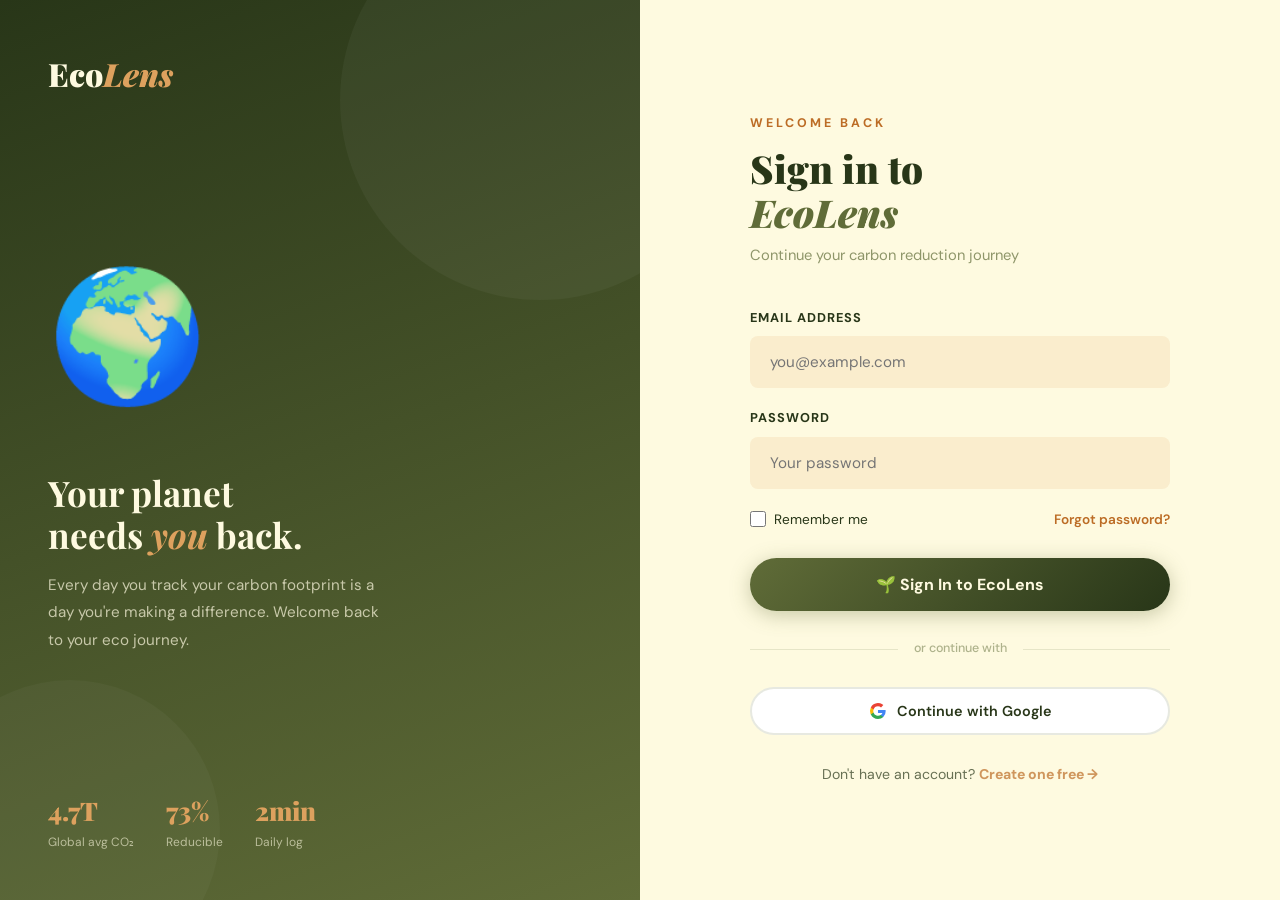
<file: login.html>
<!DOCTYPE html>
<html lang="en">
<head>
  <meta charset="UTF-8"/>
  <meta name="viewport" content="width=device-width, initial-scale=1.0"/>
  <title>EcoLens — Sign In</title>
  <link rel="stylesheet" href="css/global.css"/>
  <link rel="stylesheet" href="css/components.css"/>
  <style>
    body {
      min-height: 100vh;
      display: grid;
      grid-template-columns: 1fr 1fr;
    }

    /* ── LEFT PANEL ── */
    .login-left {
      background: linear-gradient(160deg, var(--moss-dark) 0%, var(--moss) 100%);
      display: flex;
      flex-direction: column;
      justify-content: space-between;
      padding: 48px;
      position: relative;
      overflow: hidden;
    }

    .login-left::before {
      content: '';
      position: absolute;
      width: 400px; height: 400px;
      border-radius: 50%;
      background: rgba(255,255,255,0.04);
      top: -100px; right: -100px;
    }

    .login-left::after {
      content: '';
      position: absolute;
      width: 300px; height: 300px;
      border-radius: 50%;
      background: rgba(255,255,255,0.03);
      bottom: -80px; left: -80px;
    }

    .left-logo {
      font-family: var(--font-display);
      font-size: 2rem;
      font-weight: 900;
      color: var(--cream);
      z-index: 2;
    }

    .left-logo span {
      color: var(--amber);
      font-style: italic;
    }

    .left-center { z-index: 2; }

    .left-globe {
      font-size: 8rem;
      margin-bottom: 32px;
      display: block;
      animation: float 4s ease-in-out infinite;
    }

    .left-center h2 {
      font-family: var(--font-display);
      font-size: 2.2rem;
      color: var(--cream);
      margin-bottom: 16px;
      line-height: 1.2;
    }

    .left-center h2 em {
      color: var(--amber);
      font-style: italic;
    }

    .left-center p {
      color: rgba(254,250,224,0.7);
      font-size: 0.95rem;
      line-height: 1.8;
      max-width: 340px;
    }

    .left-stats {
      display: flex;
      gap: 32px;
      z-index: 2;
    }

    .left-stat .val {
      font-family: var(--font-display);
      font-size: 1.6rem;
      font-weight: 900;
      color: var(--amber);
    }

    .left-stat .lbl {
      font-size: 0.75rem;
      color: rgba(254,250,224,0.6);
      margin-top: 2px;
    }

    /* ── RIGHT PANEL ── */
    .login-right {
      display: flex;
      align-items: center;
      justify-content: center;
      padding: 48px;
      background: var(--cream);
    }

    .login-box {
      width: 100%;
      max-width: 420px;
    }

    .login-box .welcome-back {
      font-size: 0.78rem;
      font-weight: 700;
      letter-spacing: 3px;
      text-transform: uppercase;
      color: var(--sienna);
      margin-bottom: 12px;
    }

    .login-box h1 {
      font-size: 2.4rem;
      margin-bottom: 8px;
    }

    .login-box h1 em {
      color: var(--moss);
      font-style: italic;
    }

    .login-box .subtitle {
      font-size: 0.92rem;
      color: var(--moss);
      opacity: 0.7;
      margin-bottom: 40px;
    }

    /* ── FORM ── */
    .login-form .form-group {
      margin-bottom: 20px;
    }

    .login-form .form-group label {
      display: block;
      font-size: 0.8rem;
      font-weight: 700;
      letter-spacing: 1px;
      text-transform: uppercase;
      color: var(--moss-dark);
      margin-bottom: 8px;
    }

    .login-form .form-group input {
      width: 100%;
      padding: 14px 18px;
      background: var(--parchment);
      border: 2px solid transparent;
      border-radius: var(--radius-sm);
      font-size: 0.95rem;
      color: var(--moss-dark);
      transition: all 0.3s ease;
    }

    .login-form .form-group input:focus {
      border-color: var(--moss);
      background: white;
      box-shadow: 0 0 0 4px rgba(96,108,56,0.1);
      outline: none;
    }

    .login-form .form-group input.error {
      border-color: var(--coral);
      box-shadow: 0 0 0 4px rgba(230,57,70,0.1);
    }

    .form-row {
      display: flex;
      justify-content: space-between;
      align-items: center;
      margin-bottom: 28px;
    }

    .remember-me {
      display: flex;
      align-items: center;
      gap: 8px;
      font-size: 0.85rem;
      color: var(--moss-dark);
      cursor: pointer;
    }

    .remember-me input[type="checkbox"] {
      width: 16px; height: 16px;
      accent-color: var(--moss);
      cursor: pointer;
    }

    .forgot-link {
      font-size: 0.85rem;
      font-weight: 600;
      color: var(--sienna);
      cursor: pointer;
      transition: opacity 0.3s;
    }

    .forgot-link:hover { opacity: 0.7; }

    .login-btn {
      width: 100%;
      padding: 16px;
      background: linear-gradient(135deg, var(--moss), var(--moss-dark));
      color: var(--cream);
      border: none;
      border-radius: var(--radius-full);
      font-size: 1rem;
      font-weight: 700;
      cursor: pointer;
      transition: all 0.3s ease;
      box-shadow: 0 4px 20px rgba(96,108,56,0.35);
      display: flex;
      align-items: center;
      justify-content: center;
      gap: 10px;
    }

    .login-btn:hover {
      transform: translateY(-2px);
      box-shadow: 0 8px 30px rgba(96,108,56,0.45);
    }

    .login-btn:active { transform: translateY(0); }

    /* ── DIVIDER ── */
    .divider {
      display: flex;
      align-items: center;
      gap: 16px;
      margin: 28px 0;
    }

    .divider::before,
    .divider::after {
      content: '';
      flex: 1;
      height: 1px;
      background: rgba(96,108,56,0.15);
    }

    .divider span {
      font-size: 0.78rem;
      color: var(--moss);
      opacity: 0.5;
      font-weight: 500;
    }

    /* ── SOCIAL BUTTONS ── */
    .social-btn {
      width: 100%;
      padding: 13px;
      border-radius: var(--radius-full);
      border: 2px solid rgba(96,108,56,0.15);
      background: white;
      font-size: 0.9rem;
      font-weight: 600;
      color: var(--moss-dark);
      cursor: pointer;
      transition: all 0.3s ease;
      display: flex;
      align-items: center;
      justify-content: center;
      gap: 10px;
    }

    .social-btn:hover {
      border-color: var(--moss);
      background: var(--parchment);
      transform: translateY(-1px);
    }

    /* ── SIGNUP LINK ── */
    .signup-prompt {
      text-align: center;
      margin-top: 28px;
      font-size: 0.88rem;
      color: var(--moss-dark);
      opacity: 0.7;
    }

    .signup-prompt a {
      color: var(--sienna);
      font-weight: 700;
      text-decoration: none;
      transition: opacity 0.3s;
    }

    .signup-prompt a:hover { opacity: 0.8; }

    /* ── ERROR MESSAGE ── */
    .error-msg {
      background: rgba(230,57,70,0.1);
      border: 1px solid rgba(230,57,70,0.2);
      border-radius: var(--radius-sm);
      padding: 12px 16px;
      font-size: 0.85rem;
      color: var(--coral);
      margin-bottom: 20px;
      display: none;
      align-items: center;
      gap: 8px;
    }

    .error-msg.show { display: flex; }

    /* ── SUCCESS ── */
    .success-overlay {
      position: fixed;
      inset: 0;
      background: var(--cream);
      display: flex;
      flex-direction: column;
      align-items: center;
      justify-content: center;
      z-index: 999;
      opacity: 0;
      pointer-events: none;
      transition: opacity 0.5s ease;
    }

    .success-overlay.show {
      opacity: 1;
      pointer-events: all;
    }

    .success-overlay .success-icon {
      font-size: 5rem;
      margin-bottom: 24px;
      animation: float 2s ease-in-out infinite;
    }

    .success-overlay h2 {
      font-size: 2rem;
      margin-bottom: 12px;
    }

    .success-overlay p {
      opacity: 0.6;
      font-size: 0.95rem;
    }

    /* ── RESPONSIVE ── */
    @media (max-width: 768px) {
      body { grid-template-columns: 1fr; }
      .login-left { display: none; }
      .login-right { padding: 32px 24px; }
    }
  </style>
</head>
<body>

  <!-- SUCCESS OVERLAY -->
  <div class="success-overlay" id="successOverlay">
    <div class="success-icon">🌍</div>
    <h2>Welcome <em style="color:var(--moss);font-style:italic">Back!</em></h2>
    <p>Taking you to your dashboard...</p>
  </div>

  <!-- LEFT PANEL -->
  <div class="login-left">
    <div class="left-logo">Eco<span>Lens</span></div>

    <div class="left-center">
      <span class="left-globe">🌍</span>
      <h2>Your planet<br>needs <em>you</em> back.</h2>
      <p>
        Every day you track your carbon footprint is a day
        you're making a difference. Welcome back to your
        eco journey.
      </p>
    </div>

    <div class="left-stats">
      <div class="left-stat">
        <div class="val">4.7T</div>
        <div class="lbl">Global avg CO₂</div>
      </div>
      <div class="left-stat">
        <div class="val">73%</div>
        <div class="lbl">Reducible</div>
      </div>
      <div class="left-stat">
        <div class="val">2min</div>
        <div class="lbl">Daily log</div>
      </div>
    </div>
  </div>

  <!-- RIGHT PANEL -->
  <div class="login-right">
    <div class="login-box">
      <div class="welcome-back">Welcome Back</div>
      <h1>Sign in to<br><em>EcoLens</em></h1>
      <p class="subtitle">Continue your carbon reduction journey</p>

      <!-- ERROR -->
      <div class="error-msg" id="errorMsg">
        ⚠️ <span id="errorText">Invalid email or password</span>
      </div>

      <!-- FORM -->
      <form class="login-form" onsubmit="handleLogin(event)">
        <div class="form-group">
          <label>Email Address</label>
          <input
            type="email"
            id="loginEmail"
            placeholder="you@example.com"
            required
          />
        </div>

        <div class="form-group">
          <label>Password</label>
          <input
            type="password"
            id="loginPassword"
            placeholder="Your password"
            required
          />
        </div>

        <div class="form-row">
          <label class="remember-me">
            <input type="checkbox" id="rememberMe"/>
            Remember me
          </label>
          <span class="forgot-link">Forgot password?</span>
        </div>

        <button type="submit" class="login-btn">
          🌱 Sign In to EcoLens
        </button>
      </form>

      <div class="divider"><span>or continue with</span></div>

      <button class="social-btn" onclick="handleGoogleLogin()">
        <svg width="18" height="18" viewBox="0 0 18 18">
          <path fill="#4285F4" d="M16.51 8H8.98v3h4.3c-.18 1-.74 1.48-1.6 2.04v2.01h2.6a7.8 7.8 0 002.38-5.88c0-.57-.05-.66-.15-1.18z"/>
          <path fill="#34A853" d="M8.98 17c2.16 0 3.97-.72 5.3-1.94l-2.6-2a4.8 4.8 0 01-7.18-2.54H1.83v2.07A8 8 0 008.98 17z"/>
          <path fill="#FBBC05" d="M4.5 10.52a4.8 4.8 0 010-3.04V5.41H1.83a8 8 0 000 7.18l2.67-2.07z"/>
          <path fill="#EA4335" d="M8.98 4.18c1.17 0 2.23.4 3.06 1.2l2.3-2.3A8 8 0 001.83 5.4L4.5 7.49a4.77 4.77 0 014.48-3.31z"/>
        </svg>
        Continue with Google
      </button>

      <div class="signup-prompt">
        Don't have an account?
        <a href="signup.html">Create one free →</a>
      </div>
    </div>
  </div>

  <script src="js/auth.js"></script>
  <script>
    function handleLogin(e) {
      e.preventDefault();

      const email    = document.getElementById('loginEmail').value.trim();
      const password = document.getElementById('loginPassword').value;
      const errorMsg = document.getElementById('errorMsg');
      const errorTxt = document.getElementById('errorText');

      // Get users from localStorage
      const users = JSON.parse(localStorage.getItem('ecolens_users') || '[]');
      const user  = users.find(u => u.email === email && u.password === password);

      if (!user) {
        errorMsg.classList.add('show');
        errorTxt.textContent = 'Invalid email or password. Try again!';
        document.getElementById('loginEmail').classList.add('error');
        document.getElementById('loginPassword').classList.add('error');
        return;
      }

      // Save session
      localStorage.setItem('ecolens_user', JSON.stringify(user));

      // Show success
      document.getElementById('successOverlay').classList.add('show');

      setTimeout(() => {
        window.location.href = 'dashboard.html';
      }, 1800);
    }

    function handleGoogleLogin() {
  // Check if a Google user already exists
  const existingUsers = JSON.parse(
    localStorage.getItem('ecolens_users') || '[]'
  );
  const googleUser = existingUsers.find(
    u => u.email === 'demo@ecolens.app'
  );

  if (googleUser) {
    // Return existing user — don't create new one!
    localStorage.setItem('ecolens_user',
      JSON.stringify(googleUser));
  } else {
    // First time Google login — create once
    const newGoogleUser = {
      id:        'google_demo_001',
      name:      'Eco Explorer',
      firstName: 'Eco',
      lastName:  'Explorer',
      email:     'demo@ecolens.app',
      avatar:    '🌿',
      city:      'India',
      joined:    new Date().toISOString(),
      streak:    0,
      badges:    ['🌱'],
      totalLogs: 0,
    };
    existingUsers.push(newGoogleUser);
    localStorage.setItem('ecolens_users',
      JSON.stringify(existingUsers));
    localStorage.setItem('ecolens_user',
      JSON.stringify(newGoogleUser));
  }

  document.getElementById('successOverlay')
    .classList.add('show');
  setTimeout(() => {
    window.location.href = 'dashboard.html';
  }, 1800);
}

    // Clear errors on input
    document.querySelectorAll('input').forEach(inp => {
      inp.addEventListener('input', () => {
        inp.classList.remove('error');
        document.getElementById('errorMsg').classList.remove('show');
      });
    });

   // Check if already logged in
if (localStorage.getItem('ecolens_user')) {
  window.location.href = 'dashboard.html';
}
  </script>
</body>
</html>
</file>
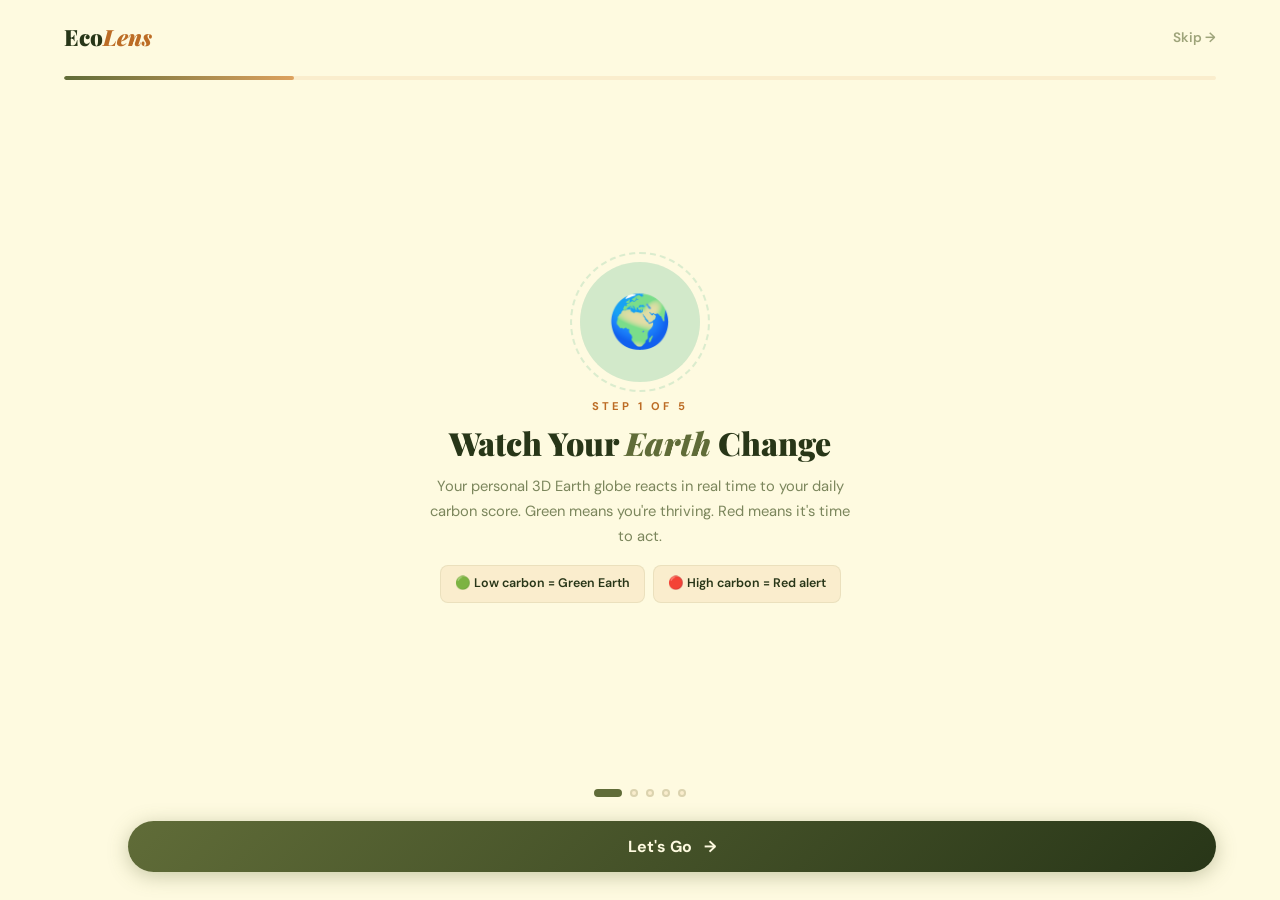
<file: onboarding.html>
<!DOCTYPE html>
<html lang="en">
<head>
  <meta charset="UTF-8"/>
  <meta name="viewport" content="width=device-width, initial-scale=1.0"/>
  <title>EcoLens — Welcome</title>
  <link rel="stylesheet" href="css/global.css"/>
  <link rel="stylesheet" href="css/components.css"/>
  <style>
    * { box-sizing: border-box; margin: 0; padding: 0; }

    html, body {
      height: 100%;
      background: var(--cream);
      font-family: var(--font-body);
    }

    body {
      display: flex;
      flex-direction: column;
      min-height: 100vh;
      overflow: hidden;
    }

    /* ── TOP BAR ── */
    .ob-topbar {
      display: flex;
      align-items: center;
      justify-content: space-between;
      padding: 20px 5%;
      flex-shrink: 0;
    }

    .ob-logo {
      font-family: var(--font-display);
      font-size: 1.4rem;
      font-weight: 900;
      color: var(--moss-dark);
    }

    .ob-logo span {
      color: var(--sienna);
      font-style: italic;
    }

    .ob-skip {
      font-size: 0.85rem;
      font-weight: 600;
      color: var(--moss);
      opacity: 0.6;
      cursor: pointer;
      transition: opacity 0.3s;
      background: none;
      border: none;
    }

    .ob-skip:hover { opacity: 1; }

    /* ── PROGRESS BAR ── */
    .ob-progress {
      padding: 0 5%;
      margin-bottom: 4px;
      flex-shrink: 0;
    }

    .ob-progress-track {
      height: 4px;
      background: var(--parchment);
      border-radius: 2px;
      overflow: hidden;
    }

    .ob-progress-fill {
      height: 100%;
      background: linear-gradient(90deg, var(--moss), var(--amber));
      border-radius: 2px;
      transition: width 0.5s ease;
    }

    /* ── SLIDES CONTAINER ── */
    .ob-slides {
      flex: 1;
      position: relative;
      overflow: hidden;
      min-height: 0;
    }

    .ob-slide {
      position: absolute;
      inset: 0;
      display: flex;
      flex-direction: column;
      align-items: center;
      justify-content: center;
      padding: 12px 6% 8px;
      text-align: center;
      opacity: 0;
      transform: translateX(60px);
      transition: all 0.5s cubic-bezier(0.4, 0, 0.2, 1);
      pointer-events: none;
      overflow-y: auto;
    }

    .ob-slide.active {
      opacity: 1;
      transform: translateX(0);
      pointer-events: all;
    }

    .ob-slide.exit {
      opacity: 0;
      transform: translateX(-60px);
    }

    /* ── ILLUSTRATION ── */
    .ob-illustration {
      width: 120px;
      height: 120px;
      border-radius: 50%;
      display: flex;
      align-items: center;
      justify-content: center;
      margin: 0 auto 16px;
      position: relative;
      flex-shrink: 0;
      animation: float 4s ease-in-out infinite;
    }

    .ob-illustration .main-emoji {
      font-size: 3.2rem;
      z-index: 2;
      position: relative;
    }

    .ob-illustration::before {
      content: '';
      position: absolute;
      inset: 0;
      border-radius: 50%;
      opacity: 0.15;
    }

    .ob-illustration::after {
      content: '';
      position: absolute;
      inset: -10px;
      border-radius: 50%;
      border: 2px dashed;
      opacity: 0.2;
      animation: spin 20s linear infinite;
    }

    @keyframes spin {
      from { transform: rotate(0deg); }
      to   { transform: rotate(360deg); }
    }

    @keyframes float {
      0%,100% { transform: translateY(0); }
      50%      { transform: translateY(-8px); }
    }

    /* Slide colors */
    .slide-1 .ob-illustration {
      background: rgba(82,183,136,0.12);
    }
    .slide-1 .ob-illustration::before { background: var(--sage); }
    .slide-1 .ob-illustration::after  { border-color: var(--sage); }

    .slide-2 .ob-illustration {
      background: rgba(96,108,56,0.1);
    }
    .slide-2 .ob-illustration::before { background: var(--moss); }
    .slide-2 .ob-illustration::after  { border-color: var(--moss); }

    .slide-3 .ob-illustration {
      background: rgba(221,161,94,0.12);
    }
    .slide-3 .ob-illustration::before { background: var(--amber); }
    .slide-3 .ob-illustration::after  { border-color: var(--amber); }

    .slide-4 .ob-illustration {
      background: rgba(72,202,228,0.12);
    }
    .slide-4 .ob-illustration::before { background: var(--sky); }
    .slide-4 .ob-illustration::after  { border-color: var(--sky); }

    .slide-5 .ob-illustration {
      background: rgba(188,108,37,0.1);
    }
    .slide-5 .ob-illustration::before { background: var(--sienna); }
    .slide-5 .ob-illustration::after  { border-color: var(--sienna); }

    /* ── SLIDE TEXT ── */
    .ob-step-label {
      font-size: 0.7rem;
      font-weight: 700;
      letter-spacing: 3px;
      text-transform: uppercase;
      color: var(--sienna);
      margin-bottom: 10px;
      flex-shrink: 0;
    }

    .ob-slide h2 {
      font-family: var(--font-display);
      font-size: clamp(1.4rem, 3.5vw, 2rem);
      font-weight: 900;
      color: var(--moss-dark);
      margin-bottom: 12px;
      line-height: 1.15;
      flex-shrink: 0;
    }

    .ob-slide h2 em {
      color: var(--moss);
      font-style: italic;
    }

    .ob-slide p {
      font-size: 0.92rem;
      max-width: 420px;
      margin: 0 auto;
      opacity: 0.72;
      line-height: 1.7;
      flex-shrink: 0;
    }

    /* ── MINI FEATURES ── */
    .ob-mini-features {
      display: flex;
      gap: 8px;
      margin-top: 16px;
      flex-wrap: wrap;
      justify-content: center;
      flex-shrink: 0;
    }

    .ob-mini-feat {
      background: var(--parchment);
      border-radius: var(--radius-sm);
      padding: 8px 14px;
      font-size: 0.78rem;
      font-weight: 600;
      color: var(--moss-dark);
      display: flex;
      align-items: center;
      gap: 6px;
      border: 1px solid rgba(96,108,56,0.1);
    }

    /* ── ECO FACT BOX ── */
    .ob-eco-fact {
      margin: 14px auto 0;
      max-width: 400px;
      width: 100%;
      background: linear-gradient(135deg,
        var(--moss-dark), var(--moss));
      color: var(--cream);
      border-radius: var(--radius-md);
      padding: 14px 18px;
      display: flex;
      gap: 12px;
      align-items: flex-start;
      flex-shrink: 0;
    }

    .ob-eco-fact .fact-icon {
      font-size: 1.3rem;
      flex-shrink: 0;
    }

    .ob-eco-fact .fact-content .fact-label {
      font-size: 0.62rem;
      font-weight: 700;
      letter-spacing: 2px;
      text-transform: uppercase;
      color: var(--amber);
      margin-bottom: 4px;
    }

    .ob-eco-fact .fact-content p {
      font-size: 0.8rem;
      color: rgba(254,250,224,0.88);
      opacity: 1;
      line-height: 1.5;
    }

    /* ── DOTS ── */
    .ob-dots {
      display: flex;
      justify-content: center;
      gap: 8px;
      padding: 12px 0;
      flex-shrink: 0;
    }

    .ob-dot {
      height: 8px;
      border-radius: 4px;
      background: var(--parchment);
      border: 2px solid rgba(96,108,56,0.2);
      cursor: pointer;
      transition: all 0.4s ease;
      width: 8px;
    }

    .ob-dot.active {
      background: var(--moss);
      border-color: var(--moss);
      width: 28px;
    }

    /* ── BOTTOM ACTIONS ── */
    .ob-actions {
      padding: 12px 5% 28px;
      display: flex;
      align-items: center;
      justify-content: space-between;
      gap: 16px;
      flex-shrink: 0;
    }

    .ob-back {
      width: 48px; height: 48px;
      border-radius: 50%;
      background: var(--parchment);
      border: 2px solid rgba(96,108,56,0.15);
      display: flex;
      align-items: center;
      justify-content: center;
      font-size: 1.1rem;
      cursor: pointer;
      transition: all 0.3s ease;
      flex-shrink: 0;
    }

    .ob-back:hover {
      background: var(--moss);
      color: white;
      border-color: var(--moss);
    }

    .ob-next {
      flex: 1;
      padding: 15px;
      border-radius: var(--radius-full);
      background: linear-gradient(135deg,
        var(--moss), var(--moss-dark));
      color: var(--cream);
      font-size: 1rem;
      font-weight: 700;
      border: none;
      cursor: pointer;
      transition: all 0.3s ease;
      display: flex;
      align-items: center;
      justify-content: center;
      gap: 10px;
      box-shadow: 0 4px 20px rgba(96,108,56,0.35);
    }

    .ob-next:hover {
      transform: translateY(-2px);
      box-shadow: 0 8px 30px rgba(96,108,56,0.45);
    }

    .ob-next.final {
      background: linear-gradient(135deg,
        var(--amber), var(--sienna));
      box-shadow: 0 4px 20px rgba(188,108,37,0.35);
    }

    /* ── RESPONSIVE ── */
    @media (max-width: 480px) {
      .ob-illustration {
        width: 100px;
        height: 100px;
      }
      .ob-illustration .main-emoji { font-size: 2.8rem; }
      .ob-slide h2 { font-size: 1.3rem; }
      .ob-slide p  { font-size: 0.85rem; }
    }

    @media (max-height: 700px) {
      .ob-illustration {
        width: 90px;
        height: 90px;
      }
      .ob-illustration .main-emoji { font-size: 2.4rem; }
      .ob-slide h2 { font-size: 1.3rem; margin-bottom: 8px; }
      .ob-step-label { margin-bottom: 6px; }
      .ob-slide p { font-size: 0.82rem; }
      .ob-mini-features { margin-top: 10px; }
      .ob-eco-fact { margin-top: 10px; padding: 10px 14px; }
    }
  </style>
</head>
<body>

  <!-- TOP BAR -->
  <div class="ob-topbar">
    <div class="ob-logo">Eco<span>Lens</span></div>
    <button class="ob-skip" onclick="skipOnboarding()">
      Skip →
    </button>
  </div>

  <!-- PROGRESS -->
  <div class="ob-progress">
    <div class="ob-progress-track">
      <div class="ob-progress-fill" id="progressFill"
        style="width:20%"></div>
    </div>
  </div>

  <!-- SLIDES -->
  <div class="ob-slides">

    <!-- SLIDE 1 -->
    <div class="ob-slide slide-1 active">
      <div class="ob-illustration">
        <span class="main-emoji">🌍</span>
      </div>
      <div class="ob-step-label">Step 1 of 5</div>
      <h2>Watch Your <em>Earth</em> Change</h2>
      <p>
        Your personal 3D Earth globe reacts in real time
        to your daily carbon score. Green means you're
        thriving. Red means it's time to act.
      </p>
      <div class="ob-mini-features">
        <div class="ob-mini-feat">🟢 Low carbon = Green Earth</div>
        <div class="ob-mini-feat">🔴 High carbon = Red alert</div>
      </div>
    </div>

    <!-- SLIDE 2 -->
    <div class="ob-slide slide-2">
      <div class="ob-illustration">
        <span class="main-emoji">📝</span>
      </div>
      <div class="ob-step-label">Step 2 of 5</div>
      <h2>Log Your Day in <em>2 Minutes</em></h2>
      <p>
        Tell us how you traveled, what you ate, how much
        energy you used, and what you bought.
        Simple sliders — no complicated inputs.
      </p>
      <div class="ob-eco-fact">
        <div class="fact-icon">🌿</div>
        <div class="fact-content">
          <div class="fact-label">Eco Fact</div>
          <p>Daily choices account for 45% of your
             total carbon footprint</p>
        </div>
      </div>
    </div>

    <!-- SLIDE 3 -->
    <div class="ob-slide slide-3">
      <div class="ob-illustration">
        <span class="main-emoji">🤖</span>
      </div>
      <div class="ob-step-label">Step 3 of 5</div>
      <h2>Get <em>AI-Powered</em> Insights</h2>
      <p>
        Our Gemini AI analyzes your habits and gives you
        3 personalized tips that actually fit your
        lifestyle, budget, and location.
      </p>
      <div class="ob-mini-features">
        <div class="ob-mini-feat">⚡ Instant analysis</div>
        <div class="ob-mini-feat">🎯 Personalized tips</div>
        <div class="ob-mini-feat">📍 Location-aware</div>
      </div>
    </div>

    <!-- SLIDE 4 -->
    <div class="ob-slide slide-4">
      <div class="ob-illustration">
        <span class="main-emoji">📈</span>
      </div>
      <div class="ob-step-label">Step 4 of 5</div>
      <h2>Track Your <em>Progress</em> Over Time</h2>
      <p>
        Beautiful charts show your weekly and monthly
        carbon trends. See exactly where your emissions
        come from and celebrate your improvements.
      </p>
      <div class="ob-eco-fact">
        <div class="fact-icon">💡</div>
        <div class="fact-content">
          <div class="fact-label">Did You Know?</div>
          <p>People who track habits reduce emissions
             by up to 30% in 3 months</p>
        </div>
      </div>
    </div>

    <!-- SLIDE 5 -->
    <div class="ob-slide slide-5">
      <div class="ob-illustration">
        <span class="main-emoji">🏅</span>
      </div>
      <div class="ob-step-label">Step 5 of 5</div>
      <h2>Earn Badges & <em>Stay Motivated</em></h2>
      <p>
        Hit streaks, reach milestones, and unlock
        beautiful eco-badges. Make sustainability a
        daily habit — not a chore.
      </p>
      <div class="ob-mini-features">
        <div class="ob-mini-feat">🔥 Daily streaks</div>
        <div class="ob-mini-feat">🌱 Eco milestones</div>
        <div class="ob-mini-feat">💎 Elite badges</div>
        <div class="ob-mini-feat">👑 Leaderboard</div>
      </div>
    </div>

  </div>

  <!-- DOTS -->
  <div class="ob-dots">
    <div class="ob-dot active" onclick="goToSlide(0)"></div>
    <div class="ob-dot" onclick="goToSlide(1)"></div>
    <div class="ob-dot" onclick="goToSlide(2)"></div>
    <div class="ob-dot" onclick="goToSlide(3)"></div>
    <div class="ob-dot" onclick="goToSlide(4)"></div>
  </div>

  <!-- ACTIONS -->
  <div class="ob-actions">
    <button class="ob-back" id="backBtn"
      onclick="prevSlide()"
      style="opacity:0;pointer-events:none;">←</button>
    <button class="ob-next" id="nextBtn"
      onclick="nextSlide()">
      Let's Go &nbsp; →
    </button>
  </div>

  <script>
    let current  = 0;
    const total  = 5;
    const slides = document.querySelectorAll('.ob-slide');
    const dots   = document.querySelectorAll('.ob-dot');
    const fill   = document.getElementById('progressFill');
    const nextBtn = document.getElementById('nextBtn');
    const backBtn = document.getElementById('backBtn');

    const nextLabels = [
      "Let's Go &nbsp; →",
      "Next &nbsp; →",
      "Next &nbsp; →",
      "Next &nbsp; →",
      "🌱 Create My Account",
    ];

    function goToSlide(index) {
      slides[current].classList.remove('active');
      slides[current].classList.add('exit');
      setTimeout(() => {
        slides[current].classList.remove('exit');
      }, 500);

      current = index;

      slides.forEach((s, i) => {
        s.classList.remove('active', 'exit');
        if (i === current) s.classList.add('active');
      });

      dots.forEach((d, i) => {
        d.classList.toggle('active', i === current);
      });

      fill.style.width =
        ((current + 1) / total * 100) + '%';
      nextBtn.innerHTML = nextLabels[current];
      nextBtn.className = 'ob-next' +
        (current === total - 1 ? ' final' : '');

      backBtn.style.opacity =
        current === 0 ? '0' : '1';
      backBtn.style.pointerEvents =
        current === 0 ? 'none' : 'all';
    }

    function nextSlide() {
      if (current < total - 1) {
        goToSlide(current + 1);
      } else {
        localStorage.setItem('ecolens_onboarded', 'true');
        window.location.href = 'signup.html';
      }
    }

    function prevSlide() {
      if (current > 0) goToSlide(current - 1);
    }

    function skipOnboarding() {
      localStorage.setItem('ecolens_onboarded', 'true');
      window.location.href = 'signup.html';
    }

    // Swipe support
    let touchStartX = 0;
    document.querySelector('.ob-slides')
      .addEventListener('touchstart', e => {
        touchStartX = e.touches[0].clientX;
      });
    document.querySelector('.ob-slides')
      .addEventListener('touchend', e => {
        const diff =
          touchStartX - e.changedTouches[0].clientX;
        if (Math.abs(diff) > 50) {
          diff > 0 ? nextSlide() : prevSlide();
        }
      });

    // Keyboard
    document.addEventListener('keydown', e => {
      if (e.key === 'ArrowRight') nextSlide();
      if (e.key === 'ArrowLeft')  prevSlide();
    });
  </script>
</body>
</html>
</file>
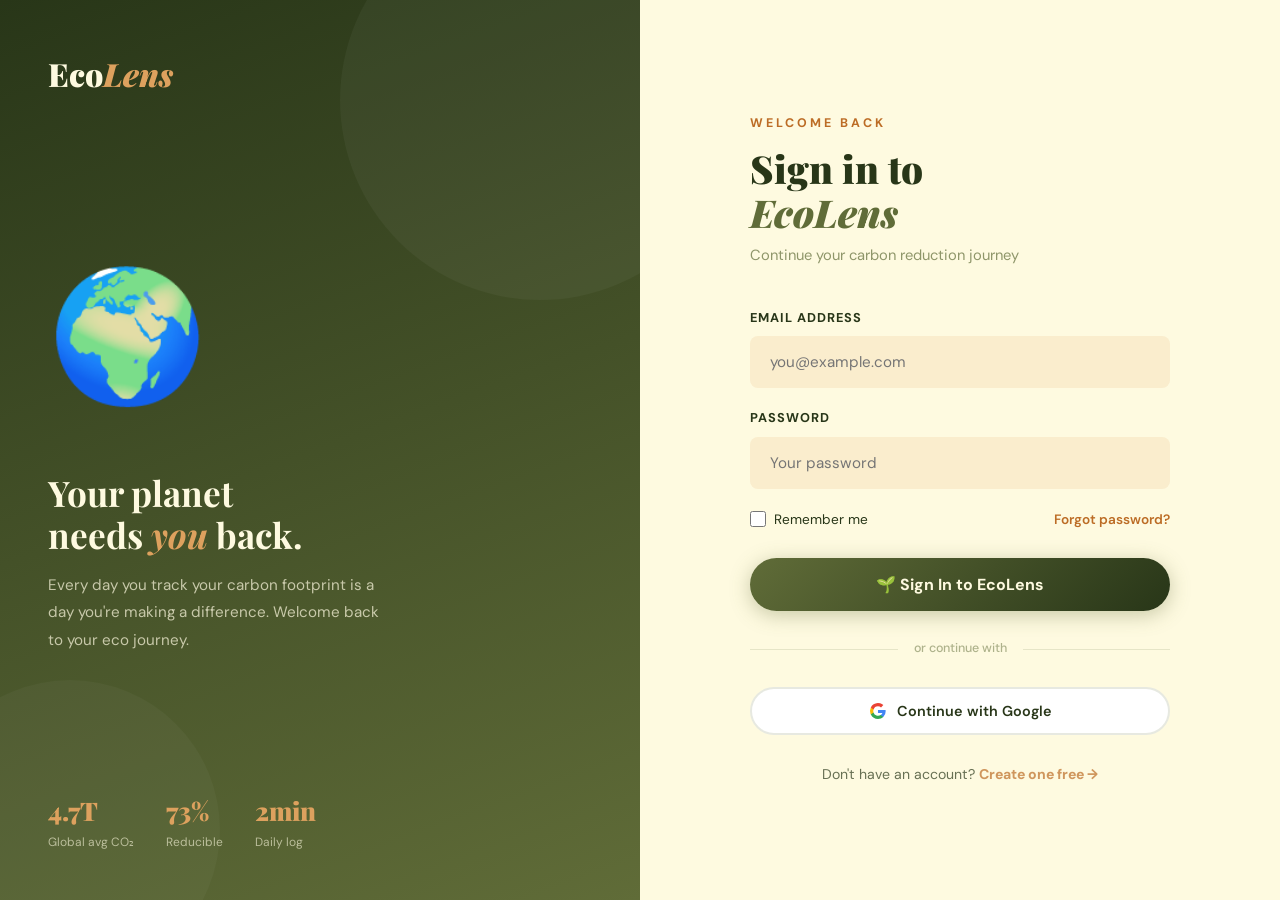
<file: profile.html>
<!DOCTYPE html>
<html lang="en">
<head>
  <meta charset="UTF-8"/>
  <meta name="viewport" content="width=device-width, initial-scale=1.0"/>
  <title>EcoLens — Profile</title>
  <link rel="stylesheet" href="css/global.css"/>
  <link rel="stylesheet" href="css/components.css"/>
  <style>
    body { background: var(--cream); }

    .profile-page {
      padding: 100px 5% 80px;
      max-width: 900px;
      margin: 0 auto;
    }

    /* ── PROFILE HERO ── */
    .profile-hero {
      background: linear-gradient(160deg,
        var(--moss-dark), var(--moss));
      border-radius: var(--radius-lg);
      padding: 48px 40px;
      display: flex;
      align-items: center;
      gap: 32px;
      margin-bottom: 28px;
      position: relative;
      overflow: hidden;
    }

    .profile-hero::before {
      content: '';
      position: absolute;
      width: 400px; height: 400px;
      border-radius: 50%;
      background: rgba(255,255,255,0.04);
      top: -150px; right: -100px;
    }

    .profile-avatar-big {
      width: 100px; height: 100px;
      border-radius: 50%;
      background: rgba(255,255,255,0.15);
      display: flex;
      align-items: center;
      justify-content: center;
      font-size: 3.2rem;
      border: 3px solid rgba(255,255,255,0.25);
      flex-shrink: 0;
      z-index: 2;
      cursor: pointer;
      transition: transform 0.3s ease;
    }

    .profile-avatar-big:hover { transform: scale(1.08); }

    .profile-info { z-index: 2; }

    .profile-info h2 {
      color: var(--cream);
      font-size: 1.8rem;
      margin-bottom: 4px;
    }

    .profile-info .profile-email {
      color: rgba(254,250,224,0.6);
      font-size: 0.88rem;
      margin-bottom: 4px;
    }

    .profile-info .profile-city {
      color: rgba(254,250,224,0.5);
      font-size: 0.82rem;
      display: flex;
      align-items: center;
      gap: 6px;
    }

    .profile-info .profile-joined {
      font-size: 0.75rem;
      color: rgba(254,250,224,0.4);
      margin-top: 8px;
    }

    .profile-right-stats {
      margin-left: auto;
      display: flex;
      gap: 28px;
      z-index: 2;
    }

    .ph-stat {
      text-align: center;
    }

    .ph-stat .val {
      font-family: var(--font-display);
      font-size: 2rem;
      font-weight: 900;
      color: var(--amber);
      line-height: 1;
    }

    .ph-stat .lbl {
      font-size: 0.7rem;
      color: rgba(254,250,224,0.55);
      text-transform: uppercase;
      letter-spacing: 0.8px;
      margin-top: 4px;
    }

    /* ── STATS GRID ── */
    .profile-stats {
      display: grid;
      grid-template-columns: repeat(3, 1fr);
      gap: 20px;
      margin-bottom: 28px;
    }

    .ps-card {
      background: var(--white);
      border-radius: var(--radius-lg);
      padding: 24px;
      box-shadow: var(--shadow-sm);
      border: 1px solid rgba(96,108,56,0.06);
      text-align: center;
    }

    .ps-card .ps-icon { font-size: 1.8rem; margin-bottom: 12px; }
    .ps-card .ps-val {
      font-family: var(--font-display);
      font-size: 2rem;
      font-weight: 900;
      color: var(--moss-dark);
      line-height: 1;
      margin-bottom: 6px;
    }
    .ps-card .ps-lbl {
      font-size: 0.75rem;
      font-weight: 600;
      color: var(--moss);
      opacity: 0.65;
      text-transform: uppercase;
      letter-spacing: 0.5px;
    }

    /* ── EDIT PROFILE ── */
    .edit-card {
      background: var(--white);
      border-radius: var(--radius-lg);
      padding: 32px;
      box-shadow: var(--shadow-sm);
      border: 1px solid rgba(96,108,56,0.06);
      margin-bottom: 24px;
    }

    .edit-card h3 {
      font-size: 1.1rem;
      margin-bottom: 24px;
      display: flex;
      align-items: center;
      gap: 10px;
    }

    .avatar-picker {
      display: flex;
      gap: 10px;
      flex-wrap: wrap;
      margin-bottom: 24px;
    }

    .ap-option {
      width: 52px; height: 52px;
      border-radius: 50%;
      background: var(--parchment);
      border: 3px solid transparent;
      display: flex;
      align-items: center;
      justify-content: center;
      font-size: 1.6rem;
      cursor: pointer;
      transition: all 0.3s ease;
    }

    .ap-option:hover { transform: scale(1.1); }

    .ap-option.selected {
      border-color: var(--moss);
      background: rgba(96,108,56,0.08);
      transform: scale(1.12);
    }

    .form-2col {
      display: grid;
      grid-template-columns: 1fr 1fr;
      gap: 16px;
    }

    .edit-card .form-group label {
      display: block;
      font-size: 0.78rem;
      font-weight: 700;
      letter-spacing: 1px;
      text-transform: uppercase;
      color: var(--moss-dark);
      margin-bottom: 7px;
    }

    .edit-card .form-group input {
      width: 100%;
      padding: 12px 16px;
      background: var(--parchment);
      border: 2px solid transparent;
      border-radius: var(--radius-sm);
      font-size: 0.92rem;
      color: var(--moss-dark);
      transition: all 0.3s ease;
    }

    .edit-card .form-group input:focus {
      border-color: var(--moss);
      background: white;
      outline: none;
    }

    .save-btn {
      width: 100%;
      padding: 14px;
      background: linear-gradient(135deg,
        var(--moss), var(--moss-dark));
      color: var(--cream);
      border: none;
      border-radius: var(--radius-full);
      font-size: 0.95rem;
      font-weight: 700;
      cursor: pointer;
      transition: all 0.3s ease;
      margin-top: 20px;
      box-shadow: 0 4px 16px rgba(96,108,56,0.3);
    }

    .save-btn:hover {
      transform: translateY(-2px);
      box-shadow: 0 8px 24px rgba(96,108,56,0.4);
    }

    /* ── DANGER ZONE ── */
    .danger-card {
      background: var(--white);
      border-radius: var(--radius-lg);
      padding: 28px 32px;
      box-shadow: var(--shadow-sm);
      border: 1px solid rgba(230,57,70,0.1);
    }

    .danger-card h3 {
      font-size: 1rem;
      color: var(--coral);
      margin-bottom: 16px;
      display: flex;
      align-items: center;
      gap: 8px;
    }

    .danger-actions {
      display: flex;
      gap: 12px;
      flex-wrap: wrap;
    }

    .danger-btn {
      padding: 12px 24px;
      border-radius: var(--radius-full);
      font-size: 0.88rem;
      font-weight: 600;
      cursor: pointer;
      transition: all 0.3s ease;
      border: 2px solid;
    }

    .danger-btn.logout {
      background: transparent;
      border-color: var(--moss);
      color: var(--moss);
    }

    .danger-btn.logout:hover {
      background: var(--moss);
      color: white;
    }

    .danger-btn.clear {
      background: transparent;
      border-color: var(--coral);
      color: var(--coral);
    }

    .danger-btn.clear:hover {
      background: var(--coral);
      color: white;
    }

    /* ── RECENT BADGES ── */
    .recent-badges-card {
      background: var(--white);
      border-radius: var(--radius-lg);
      padding: 28px 32px;
      box-shadow: var(--shadow-sm);
      border: 1px solid rgba(96,108,56,0.06);
      margin-bottom: 24px;
    }

    .recent-badges-card h3 {
      font-size: 1rem;
      margin-bottom: 20px;
      display: flex;
      align-items: center;
      justify-content: space-between;
    }

    .recent-badges-card h3 a {
      font-size: 0.82rem;
      color: var(--sienna);
      font-weight: 700;
    }

    .rb-grid {
      display: flex;
      gap: 16px;
      flex-wrap: wrap;
    }

    .rb-item {
      display: flex;
      flex-direction: column;
      align-items: center;
      gap: 8px;
    }

    .rb-circle {
      width: 64px; height: 64px;
      border-radius: 50%;
      display: flex;
      align-items: center;
      justify-content: center;
      font-size: 1.8rem;
      box-shadow: var(--shadow-md);
      transition: transform 0.3s ease;
    }

    .rb-circle:hover {
      transform: scale(1.1) rotate(8deg);
    }

    .rb-name {
      font-size: 0.7rem;
      font-weight: 600;
      color: var(--moss-dark);
      text-align: center;
    }

    /* ── RESPONSIVE ── */
    @media (max-width: 768px) {
      .profile-hero      { flex-wrap: wrap; }
      .profile-right-stats { margin-left: 0; }
      .profile-stats     { grid-template-columns: 1fr 1fr; }
      .form-2col         { grid-template-columns: 1fr; }
    }
  </style>
</head>
<body>

  <!-- NAVBAR -->
  <nav class="navbar">
    <div class="nav-logo">Eco<span>Lens</span></div>
    <ul class="nav-links">
      <li><a href="dashboard.html">Dashboard</a></li>
      <li><a href="log.html">Log Day</a></li>
      <li><a href="insights.html">Insights</a></li>
      <li><a href="history.html">History</a></li>
      <li><a href="badges.html">Badges</a></li>
    </ul>
    <div class="nav-right">
      <div class="nav-streak">🔥<span class="nav-streak-count">0</span></div>
      <div class="nav-avatar"
        onclick="window.location.href='profile.html'">🌱</div>
    </div>
  </nav>

  <!-- MOBILE NAV -->
  <nav class="mobile-nav">
    <ul>
      <li><a href="dashboard.html"><span class="nav-icon">🏠</span>Home</a></li>
      <li><a href="log.html"><span class="nav-icon">📝</span>Log</a></li>
      <li><a href="insights.html"><span class="nav-icon">🤖</span>AI</a></li>
      <li><a href="history.html"><span class="nav-icon">📈</span>History</a></li>
      <li><a href="badges.html"><span class="nav-icon">🏅</span>Badges</a></li>
    </ul>
  </nav>

  <div class="profile-page">

    <!-- PROFILE HERO -->
    <div class="profile-hero animate-fadeUp">
      <div class="profile-avatar-big" id="profileAvatar"
        onclick="document.getElementById('avatarPicker')
          .scrollIntoView({behavior:'smooth'})">
        🌱
      </div>
      <div class="profile-info">
        <h2 id="profileName">Eco Explorer</h2>
        <div class="profile-email" id="profileEmail">
          user@ecolens.app
        </div>
        <div class="profile-city">
          📍 <span id="profileCity">India</span>
        </div>
        <div class="profile-joined" id="profileJoined">
          Joined EcoLens
        </div>
      </div>
      <div class="profile-right-stats">
        <div class="ph-stat">
          <div class="val" id="phStreak">0</div>
          <div class="lbl">Day Streak</div>
        </div>
        <div class="ph-stat">
          <div class="val" id="phBadges">0</div>
          <div class="lbl">Badges</div>
        </div>
        <div class="ph-stat">
          <div class="val" id="phLogs">0</div>
          <div class="lbl">Days Logged</div>
        </div>
      </div>
    </div>

    <!-- STATS -->
    <div class="profile-stats animate-fadeUp delay-1">
      <div class="ps-card">
        <div class="ps-icon">⚖️</div>
        <div class="ps-val" id="psAvg">—</div>
        <div class="ps-lbl">Avg kg CO₂/day</div>
      </div>
      <div class="ps-card">
        <div class="ps-icon">🌳</div>
        <div class="ps-val" id="psTrees">0</div>
        <div class="ps-lbl">Trees Equivalent</div>
      </div>
      <div class="ps-card">
        <div class="ps-icon">📉</div>
        <div class="ps-val" id="psSaved">0</div>
        <div class="ps-lbl">kg Below Global Avg</div>
      </div>
    </div>

    <!-- RECENT BADGES -->
    <div class="recent-badges-card animate-fadeUp delay-2">
      <h3>
        🏅 My Badges
        <a href="badges.html">See all →</a>
      </h3>
      <div class="rb-grid" id="recentBadges"></div>
    </div>

    <!-- EDIT PROFILE -->
    <div class="edit-card animate-fadeUp delay-3">
      <h3>✏️ Edit Profile</h3>

      <p style="font-size:0.8rem;font-weight:600;
                color:var(--moss-dark);margin-bottom:12px;">
        Choose your avatar:
      </p>
      <div class="avatar-picker" id="avatarPicker">
        <div class="ap-option" data-av="🌱"
          onclick="pickAvatar(this)">🌱</div>
        <div class="ap-option" data-av="🌍"
          onclick="pickAvatar(this)">🌍</div>
        <div class="ap-option" data-av="🌿"
          onclick="pickAvatar(this)">🌿</div>
        <div class="ap-option" data-av="🦋"
          onclick="pickAvatar(this)">🦋</div>
        <div class="ap-option" data-av="🌊"
          onclick="pickAvatar(this)">🌊</div>
        <div class="ap-option" data-av="🐢"
          onclick="pickAvatar(this)">🐢</div>
        <div class="ap-option" data-av="☀️"
          onclick="pickAvatar(this)">☀️</div>
        <div class="ap-option" data-av="🍃"
          onclick="pickAvatar(this)">🍃</div>
      </div>

      <div class="form-2col">
        <div class="form-group">
          <label>First Name</label>
          <input type="text" id="editFirst"
            placeholder="First name"/>
        </div>
        <div class="form-group">
          <label>Last Name</label>
          <input type="text" id="editLast"
            placeholder="Last name"/>
        </div>
      </div>

      <div class="form-group" style="margin-top:16px;">
        <label>City / Location</label>
        <input type="text" id="editCity"
          placeholder="Bengaluru, India"/>
      </div>

      <button class="save-btn" onclick="saveProfile()">
        💾 Save Changes
      </button>
    </div>

    <!-- DANGER ZONE -->
    <div class="danger-card animate-fadeUp delay-4">
      <h3>⚠️ Account Actions</h3>
      <div class="danger-actions">
        <button class="danger-btn logout" onclick="logout()">
          🚪 Sign Out
        </button>
        <button class="danger-btn clear"
          onclick="clearData()">
          🗑️ Clear All My Data
        </button>
      </div>
    </div>

  </div>

  <script src="js/auth.js"></script>
  <script>
    const user = requireLogin();
    let selectedAvatar = user.avatar || '🌱';

    window.addEventListener('DOMContentLoaded', () => {
      populateNav();
      loadProfile();
    });

    function loadProfile() {
      // Hero
      document.getElementById('profileAvatar').textContent =
        user.avatar || '🌱';
      document.getElementById('profileName').textContent =
        user.name || 'Eco Explorer';
      document.getElementById('profileEmail').textContent =
        user.email || '';
      document.getElementById('profileCity').textContent =
        user.city || 'India';
      document.getElementById('profileJoined').textContent =
        'Joined ' + new Date(user.joined || Date.now())
          .toLocaleDateString('en-IN',
            {month:'long', year:'numeric'});

      // Stats header
      document.getElementById('phStreak').textContent =
        user.streak || 0;
      document.getElementById('phBadges').textContent =
        (user.badges || []).length;
      document.getElementById('phLogs').textContent =
        user.totalLogs || 0;

      // Carbon stats
      const logs = getUserLogs(30);
      if (logs.length > 0) {
        const avg = logs.reduce((s,l) => s+l.carbon, 0)
          / logs.length;
        document.getElementById('psAvg').textContent =
          avg.toFixed(1);
        document.getElementById('psTrees').textContent =
          Math.floor(logs.reduce((s,l) =>
            s+l.carbon,0)/21);
        document.getElementById('psSaved').textContent =
          logs.reduce((s,l) =>
            s + Math.max(0,12.9-l.carbon),0).toFixed(0);
      }

      // Badges
      renderRecentBadges(user.badges || []);

      // Edit form
      document.getElementById('editFirst').value =
        user.firstName || '';
      document.getElementById('editLast').value =
        user.lastName || '';
      document.getElementById('editCity').value =
        user.city || '';

      // Avatar picker
      selectedAvatar = user.avatar || '🌱';
      document.querySelectorAll('.ap-option').forEach(op => {
        if (op.dataset.av === selectedAvatar) {
          op.classList.add('selected');
        }
      });
    }

    function renderRecentBadges(earned) {
      const badgeMap = {
        '🌱': { color:'#52B788,#2D6A4F', name:'First Breath' },
        'first_log':   { color:'#52B788,#2D6A4F', name:'First Breath',   emoji:'🌱' },
        'earth_watch': { color:'#48CAE4,#0096C7', name:'Earth Watcher',  emoji:'🌍' },
        'streak_3':    { color:'#f4d03f,#e67e22', name:'Eco Spark',      emoji:'⚡' },
        'streak_7':    { color:'#DDA15E,#BC6C25', name:'Green Flame',    emoji:'🔥' },
        'streak_30':   { color:'#606C38,#283618', name:'Forest Guardian',emoji:'👑' },
        'low_carbon':  { color:'#95D5B2,#52B788', name:'Tiny Steps',     emoji:'🍃' },
        'sun_chaser':  { color:'#f9ca24,#f0932b', name:'Sun Chaser',     emoji:'☀️' },
        'sharer':      { color:'#e17055,#d63031', name:'Champion',       emoji:'⭐' },
      };

      const grid = document.getElementById('recentBadges');

      if (earned.length === 0) {
        grid.innerHTML = `
          <p style="opacity:0.5;font-size:0.88rem;">
            No badges yet — log your first day to earn one!
          </p>`;
        return;
      }

      grid.innerHTML = earned.slice(0, 8).map(b => {
        const info = badgeMap[b] || {
          color: '#606C38,#283618',
          name: 'Badge',
          emoji: b,
        };
        const emoji = info.emoji || b;
        return `
          <div class="rb-item">
            <div class="rb-circle"
              style="background:linear-gradient(135deg,
                ${info.color})">
              ${emoji}
            </div>
            <div class="rb-name">${info.name}</div>
          </div>`;
      }).join('');
    }

    function pickAvatar(el) {
      document.querySelectorAll('.ap-option')
        .forEach(o => o.classList.remove('selected'));
      el.classList.add('selected');
      selectedAvatar = el.dataset.av;
      document.getElementById('profileAvatar').textContent =
        selectedAvatar;
    }

    function saveProfile() {
      const first = document.getElementById('editFirst')
        .value.trim();
      const last  = document.getElementById('editLast')
        .value.trim();
      const city  = document.getElementById('editCity')
        .value.trim();

      if (!first) {
        showToast('⚠️ Please enter your first name', 'warning');
        return;
      }

      updateUser({
        firstName: first,
        lastName:  last,
        name:      `${first} ${last}`,
        city,
        avatar:    selectedAvatar,
      });

      document.getElementById('profileName').textContent =
        `${first} ${last}`;
      document.getElementById('profileCity').textContent =
        city || 'India';

      showToast('✅ Profile updated successfully!', 'success');
    }

    function clearData() {
  if (confirm(
    '⚠️ This will delete ALL your logs and badges. Are you sure?'
  )) {
    const u = getCurrentUser();
    if (u) {
      localStorage.removeItem(`ecolens_logs_${u.id}`);
      updateUser({
        streak:      0,
        badges:      [],
        totalLogs:   0,
        lastLogDate:   null,
        lastLoginDate: null,
      });
    }
        showToast('🗑️ All data cleared', 'warning');
        setTimeout(() =>
          window.location.href = 'dashboard.html', 1500);
      }
    }
  </script>
</body>
</html>
</file>
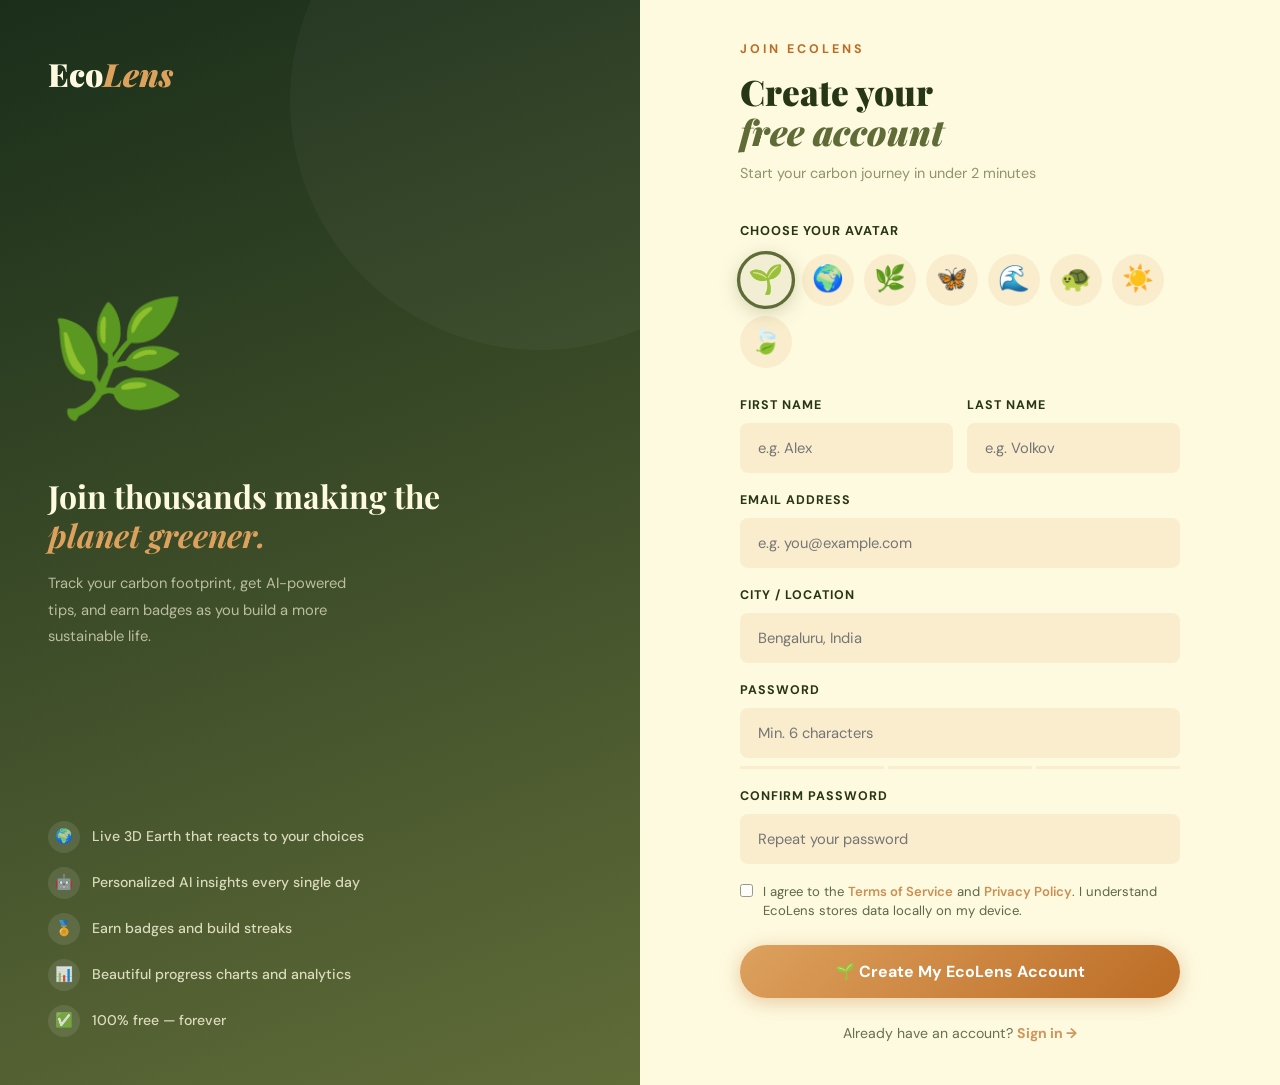
<file: signup.html>
<!DOCTYPE html>
<html lang="en">
<head>
  <meta charset="UTF-8"/>
  <meta name="viewport" content="width=device-width, initial-scale=1.0"/>
  <title>EcoLens — Create Account</title>
  <link rel="stylesheet" href="css/global.css"/>
  <link rel="stylesheet" href="css/components.css"/>
  <style>
    body {
      min-height: 100vh;
      display: grid;
      grid-template-columns: 1fr 1fr;
    }

    /* ── LEFT PANEL ── */
    .signup-left {
      background: linear-gradient(160deg, #1a2e1a 0%, var(--moss) 100%);
      display: flex;
      flex-direction: column;
      justify-content: space-between;
      padding: 48px;
      position: relative;
      overflow: hidden;
    }

    .signup-left::before {
      content: '';
      position: absolute;
      width: 500px; height: 500px;
      border-radius: 50%;
      background: rgba(255,255,255,0.03);
      top: -150px; right: -150px;
    }

    .left-logo {
      font-family: var(--font-display);
      font-size: 2rem;
      font-weight: 900;
      color: var(--cream);
      z-index: 2;
    }

    .left-logo span { color: var(--amber); font-style: italic; }

    .left-center { z-index: 2; }

    .left-emoji {
      font-size: 7rem;
      display: block;
      margin-bottom: 28px;
      animation: float 4s ease-in-out infinite;
    }

    .left-center h2 {
      font-family: var(--font-display);
      font-size: 2rem;
      color: var(--cream);
      line-height: 1.2;
      margin-bottom: 16px;
    }

    .left-center h2 em { color: var(--amber); font-style: italic; }

    .left-center p {
      color: rgba(254,250,224,0.65);
      font-size: 0.92rem;
      line-height: 1.8;
      max-width: 320px;
    }

    /* Benefits list */
    .left-benefits {
      z-index: 2;
      display: flex;
      flex-direction: column;
      gap: 14px;
    }

    .benefit-item {
      display: flex;
      align-items: center;
      gap: 12px;
      color: rgba(254,250,224,0.8);
      font-size: 0.88rem;
      font-weight: 500;
    }

    .benefit-icon {
      width: 32px; height: 32px;
      border-radius: 50%;
      background: rgba(255,255,255,0.1);
      display: flex;
      align-items: center;
      justify-content: center;
      font-size: 0.9rem;
      flex-shrink: 0;
    }

    /* ── RIGHT PANEL ── */
    .signup-right {
      background: var(--cream);
      display: flex;
      align-items: center;
      justify-content: center;
      padding: 40px 48px;
      overflow-y: auto;
    }

    .signup-box {
      width: 100%;
      max-width: 440px;
    }

    .signup-eyebrow {
      font-size: 0.78rem;
      font-weight: 700;
      letter-spacing: 3px;
      text-transform: uppercase;
      color: var(--sienna);
      margin-bottom: 12px;
    }

    .signup-box h1 {
      font-size: 2.2rem;
      margin-bottom: 8px;
    }

    .signup-box h1 em { color: var(--moss); font-style: italic; }

    .signup-box .subtitle {
      font-size: 0.9rem;
      color: var(--moss);
      opacity: 0.7;
      margin-bottom: 36px;
    }

    /* ── AVATAR SELECTOR ── */
    .avatar-section {
      margin-bottom: 28px;
    }

    .avatar-label {
      font-size: 0.8rem;
      font-weight: 700;
      letter-spacing: 1px;
      text-transform: uppercase;
      color: var(--moss-dark);
      margin-bottom: 12px;
      display: block;
    }

    .avatar-grid {
      display: flex;
      gap: 10px;
      flex-wrap: wrap;
    }

    .avatar-option {
      width: 52px; height: 52px;
      border-radius: 50%;
      background: var(--parchment);
      border: 3px solid transparent;
      display: flex;
      align-items: center;
      justify-content: center;
      font-size: 1.6rem;
      cursor: pointer;
      transition: all 0.3s ease;
    }

    .avatar-option:hover {
      transform: scale(1.1);
      border-color: rgba(96,108,56,0.3);
    }

    .avatar-option.selected {
      border-color: var(--moss);
      background: rgba(96,108,56,0.08);
      transform: scale(1.12);
      box-shadow: 0 4px 16px rgba(96,108,56,0.25);
    }

    /* ── FORM ── */
    .signup-form .form-group {
      margin-bottom: 18px;
    }

    .signup-form .form-group label {
      display: block;
      font-size: 0.78rem;
      font-weight: 700;
      letter-spacing: 1px;
      text-transform: uppercase;
      color: var(--moss-dark);
      margin-bottom: 7px;
    }

    .signup-form .form-group input,
    .signup-form .form-group select {
      width: 100%;
      padding: 13px 16px;
      background: var(--parchment);
      border: 2px solid transparent;
      border-radius: var(--radius-sm);
      font-size: 0.92rem;
      color: var(--moss-dark);
      transition: all 0.3s ease;
    }

    .signup-form .form-group input:focus,
    .signup-form .form-group select:focus {
      border-color: var(--moss);
      background: white;
      box-shadow: 0 0 0 4px rgba(96,108,56,0.1);
      outline: none;
    }

    .signup-form .form-group input.error {
      border-color: var(--coral);
    }

    .form-row-2 {
      display: grid;
      grid-template-columns: 1fr 1fr;
      gap: 14px;
    }

    /* Password strength */
    .password-strength {
      margin-top: 8px;
      display: flex;
      gap: 4px;
    }

    .strength-bar {
      flex: 1;
      height: 3px;
      border-radius: 2px;
      background: var(--parchment);
      transition: background 0.3s ease;
    }

    .strength-bar.weak   { background: var(--coral); }
    .strength-bar.medium { background: var(--amber); }
    .strength-bar.strong { background: var(--sage); }

    .strength-label {
      font-size: 0.72rem;
      font-weight: 600;
      margin-top: 4px;
      color: var(--moss);
      opacity: 0.6;
    }

    /* Terms */
    .terms-check {
      display: flex;
      align-items: flex-start;
      gap: 10px;
      margin-bottom: 24px;
      font-size: 0.82rem;
      color: var(--moss-dark);
      opacity: 0.75;
      line-height: 1.5;
    }

    .terms-check input {
      margin-top: 2px;
      accent-color: var(--moss);
      flex-shrink: 0;
    }

    .terms-check a {
      color: var(--sienna);
      font-weight: 600;
    }

    /* Submit button */
    .signup-btn {
      width: 100%;
      padding: 16px;
      background: linear-gradient(135deg, var(--amber), var(--sienna));
      color: white;
      border: none;
      border-radius: var(--radius-full);
      font-size: 1rem;
      font-weight: 700;
      cursor: pointer;
      transition: all 0.3s ease;
      box-shadow: 0 4px 20px rgba(188,108,37,0.35);
      display: flex;
      align-items: center;
      justify-content: center;
      gap: 10px;
    }

    .signup-btn:hover {
      transform: translateY(-2px);
      box-shadow: 0 8px 30px rgba(188,108,37,0.45);
    }

    /* Error */
    .error-msg {
      background: rgba(230,57,70,0.1);
      border: 1px solid rgba(230,57,70,0.2);
      border-radius: var(--radius-sm);
      padding: 12px 16px;
      font-size: 0.85rem;
      color: var(--coral);
      margin-bottom: 16px;
      display: none;
      align-items: center;
      gap: 8px;
    }
    .error-msg.show { display: flex; }

    /* Login link */
    .login-prompt {
      text-align: center;
      margin-top: 24px;
      font-size: 0.88rem;
      color: var(--moss-dark);
      opacity: 0.7;
    }

    .login-prompt a {
      color: var(--sienna);
      font-weight: 700;
    }

    /* Success overlay */
    .success-overlay {
      position: fixed;
      inset: 0;
      background: var(--cream);
      display: flex;
      flex-direction: column;
      align-items: center;
      justify-content: center;
      z-index: 999;
      opacity: 0;
      pointer-events: none;
      transition: opacity 0.5s ease;
      text-align: center;
      padding: 40px;
    }

    .success-overlay.show {
      opacity: 1;
      pointer-events: all;
    }

    .success-overlay .s-emoji {
      font-size: 5rem;
      margin-bottom: 24px;
      animation: float 2s ease-in-out infinite;
    }

    .success-overlay h2 { font-size: 2.2rem; margin-bottom: 12px; }
    .success-overlay h2 em { color: var(--moss); font-style: italic; }
    .success-overlay p { opacity: 0.6; font-size: 0.95rem; }

    /* Responsive */
    @media (max-width: 768px) {
      body { grid-template-columns: 1fr; }
      .signup-left { display: none; }
      .signup-right { padding: 32px 24px; }
    }
  </style>
</head>
<body>

  <!-- SUCCESS -->
  <div class="success-overlay" id="successOverlay">
    <div class="s-emoji">🌱</div>
    <h2>Welcome to <em>EcoLens!</em></h2>
    <p>Your eco journey begins now.<br>Setting up your dashboard...</p>
  </div>

  <!-- LEFT -->
  <div class="signup-left">
    <div class="left-logo">Eco<span>Lens</span></div>

    <div class="left-center">
      <span class="left-emoji">🌿</span>
      <h2>Join thousands making the<br><em>planet greener.</em></h2>
      <p>
        Track your carbon footprint, get AI-powered tips,
        and earn badges as you build a more sustainable life.
      </p>
    </div>

    <div class="left-benefits">
      <div class="benefit-item">
        <div class="benefit-icon">🌍</div>
        Live 3D Earth that reacts to your choices
      </div>
      <div class="benefit-item">
        <div class="benefit-icon">🤖</div>
        Personalized AI insights every single day
      </div>
      <div class="benefit-item">
        <div class="benefit-icon">🏅</div>
        Earn badges and build streaks
      </div>
      <div class="benefit-item">
        <div class="benefit-icon">📊</div>
        Beautiful progress charts and analytics
      </div>
      <div class="benefit-item">
        <div class="benefit-icon">✅</div>
        100% free — forever
      </div>
    </div>
  </div>

  <!-- RIGHT -->
  <div class="signup-right">
    <div class="signup-box">
      <div class="signup-eyebrow">Join EcoLens</div>
      <h1>Create your<br><em>free account</em></h1>
      <p class="subtitle">Start your carbon journey in under 2 minutes</p>

      <!-- ERROR -->
      <div class="error-msg" id="errorMsg">
        ⚠️ <span id="errorText">Please fill all fields correctly</span>
      </div>

      <!-- AVATAR -->
      <div class="avatar-section">
        <span class="avatar-label">Choose your avatar</span>
        <div class="avatar-grid" id="avatarGrid">
          <div class="avatar-option selected" data-avatar="🌱" onclick="selectAvatar(this)">🌱</div>
          <div class="avatar-option" data-avatar="🌍" onclick="selectAvatar(this)">🌍</div>
          <div class="avatar-option" data-avatar="🌿" onclick="selectAvatar(this)">🌿</div>
          <div class="avatar-option" data-avatar="🦋" onclick="selectAvatar(this)">🦋</div>
          <div class="avatar-option" data-avatar="🌊" onclick="selectAvatar(this)">🌊</div>
          <div class="avatar-option" data-avatar="🐢" onclick="selectAvatar(this)">🐢</div>
          <div class="avatar-option" data-avatar="☀️" onclick="selectAvatar(this)">☀️</div>
          <div class="avatar-option" data-avatar="🍃" onclick="selectAvatar(this)">🍃</div>
        </div>
      </div>

      <!-- FORM -->
      <form class="signup-form" onsubmit="handleSignup(event)">

        <div class="form-row-2">
          <div class="form-group">
            <label>First Name</label>
            <input type="text" id="firstName"
              placeholder="e.g. Alex" required/>
          </div>
          <div class="form-group">
            <label>Last Name</label>
            <input type="text" id="lastName"
              placeholder="e.g. Volkov" required/>
          </div>
        </div>

        <div class="form-group">
          <label>Email Address</label>
          <input type="email" id="signupEmail"
            placeholder="e.g. you@example.com" required/>
        </div>

        <div class="form-group">
          <label>City / Location</label>
          <input type="text" id="userCity"
            placeholder="Bengaluru, India" required/>
        </div>

        <div class="form-group">
          <label>Password</label>
          <input type="password" id="signupPassword"
            placeholder="Min. 6 characters"
            oninput="checkStrength(this.value)"
            required/>
          <div class="password-strength">
            <div class="strength-bar" id="sb1"></div>
            <div class="strength-bar" id="sb2"></div>
            <div class="strength-bar" id="sb3"></div>
          </div>
          <div class="strength-label" id="strengthLabel"></div>
        </div>

        <div class="form-group">
          <label>Confirm Password</label>
          <input type="password" id="confirmPassword"
            placeholder="Repeat your password" required/>
        </div>

        <div class="terms-check">
          <input type="checkbox" id="termsCheck" required/>
          <span>
            I agree to the <a href="#">Terms of Service</a> and
            <a href="#">Privacy Policy</a>. I understand EcoLens
            stores data locally on my device.
          </span>
        </div>

        <button type="submit" class="signup-btn">
          🌱 Create My EcoLens Account
        </button>
      </form>

      <div class="login-prompt">
        Already have an account?
        <a href="login.html">Sign in →</a>
      </div>
    </div>
  </div>

  <script src="js/auth.js"></script>
  <script>
    let selectedAvatar = '🌱';

    function selectAvatar(el) {
      document.querySelectorAll('.avatar-option')
        .forEach(a => a.classList.remove('selected'));
      el.classList.add('selected');
      selectedAvatar = el.dataset.avatar;
    }

    function checkStrength(val) {
      const bars   = [
        document.getElementById('sb1'),
        document.getElementById('sb2'),
        document.getElementById('sb3'),
      ];
      const label  = document.getElementById('strengthLabel');
      const reset  = () => bars.forEach(b => b.className = 'strength-bar');

      reset();

      if (val.length === 0) { label.textContent = ''; return; }

      if (val.length < 6) {
        bars[0].classList.add('weak');
        label.textContent = 'Too short';
        label.style.color = 'var(--coral)';
      } else if (val.length < 10 || !/[0-9]/.test(val)) {
        bars[0].classList.add('medium');
        bars[1].classList.add('medium');
        label.textContent = 'Medium strength';
        label.style.color = 'var(--amber)';
      } else {
        bars.forEach(b => b.classList.add('strong'));
        label.textContent = 'Strong password 💪';
        label.style.color = 'var(--sage)';
      }
    }

    function handleSignup(e) {
      e.preventDefault();

      const firstName = document.getElementById('firstName').value.trim();
      const lastName  = document.getElementById('lastName').value.trim();
      const email     = document.getElementById('signupEmail').value.trim();
      const city      = document.getElementById('userCity').value.trim();
      const password  = document.getElementById('signupPassword').value;
      const confirm   = document.getElementById('confirmPassword').value;
      const errorMsg  = document.getElementById('errorMsg');
      const errorTxt  = document.getElementById('errorText');

      // Validate
      if (password !== confirm) {
        errorMsg.classList.add('show');
        errorTxt.textContent = 'Passwords do not match!';
        return;
      }

      if (password.length < 6) {
        errorMsg.classList.add('show');
        errorTxt.textContent = 'Password must be at least 6 characters!';
        return;
      }

      // Check existing users
      const users = JSON.parse(
        localStorage.getItem('ecolens_users') || '[]'
      );

      if (users.find(u => u.email === email)) {
  errorMsg.classList.add('show');
  errorTxt.textContent =
    'Email already registered! Try signing in.';
  return;
}

      // Create user
      const newUser = {
        id:        Date.now(),
        firstName,
        lastName,
        name:      `${firstName} ${lastName}`,
        email,
        password,
        city,
        avatar:    selectedAvatar,
        joined:    new Date().toISOString(),
        streak:    0,
        badges:    ['🌱'],
        totalLogs: 0,
      };

      users.push(newUser);
      localStorage.setItem('ecolens_users', JSON.stringify(users));
      localStorage.setItem('ecolens_user',  JSON.stringify(newUser));
      localStorage.setItem('ecolens_onboarded', 'true');

      // Success!
      document.getElementById('successOverlay').classList.add('show');
      setTimeout(() => {
        window.location.href = 'dashboard.html';
      }, 2000);
    }

    // Clear errors on typing
    document.querySelectorAll('input').forEach(inp => {
      inp.addEventListener('input', () => {
        document.getElementById('errorMsg').classList.remove('show');
      });
    });

    // Already logged in?
    if (localStorage.getItem('ecolens_user')) {
      window.location.href = 'dashboard.html';
    }
  </script>
</body>
</html>
</file>
<file: css/global.css>
@import url('https://fonts.googleapis.com/css2?family=Playfair+Display:ital,wght@0,400;0,700;0,900;1,400;1,700&family=DM+Sans:wght@300;400;500;600&family=DM+Mono:wght@400;500&display=swap');

/* ============================================
   ECOLENS — GLOBAL DESIGN SYSTEM
   ============================================ */

:root {
  /* Colors */
  --cream:        #FEFAE0;
  --parchment:    #FAEDCD;
  --moss:         #606C38;
  --moss-dark:    #283618;
  --amber:        #DDA15E;
  --sienna:       #BC6C25;
  --sky:          #48CAE4;
  --sage:         #52B788;
  --coral:        #E63946;
  --white:        #FFFFFF;

  /* Typography */
  --font-display: 'Playfair Display', Georgia, serif;
  --font-body:    'DM Sans', sans-serif;
  --font-mono:    'DM Mono', monospace;

  /* Spacing */
  --nav-height:   70px;

  /* Shadows */
  --shadow-sm:    0 2px 12px rgba(40, 54, 24, 0.08);
  --shadow-md:    0 8px 32px rgba(40, 54, 24, 0.12);
  --shadow-lg:    0 20px 60px rgba(40, 54, 24, 0.16);

  /* Border radius */
  --radius-sm:    8px;
  --radius-md:    16px;
  --radius-lg:    24px;
  --radius-full:  100px;
}

/* ============================================
   RESET & BASE
   ============================================ */

*, *::before, *::after {
  margin: 0;
  padding: 0;
  box-sizing: border-box;
}

html {
  scroll-behavior: smooth;
  font-size: 16px;
}

body {
  font-family: var(--font-body);
  background-color: var(--cream);
  color: var(--moss-dark);
  line-height: 1.6;
  min-height: 100vh;
  overflow-x: hidden;
}

img { max-width: 100%; display: block; }
a  { text-decoration: none; color: inherit; }
ul { list-style: none; }
button { cursor: pointer; border: none; outline: none; font-family: var(--font-body); }
input, textarea, select { font-family: var(--font-body); outline: none; }

/* ============================================
   TYPOGRAPHY
   ============================================ */

h1, h2, h3, h4 {
  font-family: var(--font-display);
  line-height: 1.15;
  color: var(--moss-dark);
}

h1 { font-size: clamp(2.5rem, 5vw, 4rem); font-weight: 900; }
h2 { font-size: clamp(1.8rem, 3vw, 2.8rem); font-weight: 700; }
h3 { font-size: clamp(1.3rem, 2vw, 1.8rem); font-weight: 700; }
h4 { font-size: 1.2rem; font-weight: 600; }
p  { font-size: 1rem; color: #4a5a2a; line-height: 1.7; }

.italic { font-style: italic; }
.text-moss    { color: var(--moss); }
.text-amber   { color: var(--amber); }
.text-sienna  { color: var(--sienna); }
.text-sky     { color: var(--sky); }
.text-sage    { color: var(--sage); }
.text-coral   { color: var(--coral); }

/* ============================================
   NAVIGATION
   ============================================ */

.navbar {
  position: fixed;
  top: 0; left: 0; right: 0;
  height: var(--nav-height);
  background: rgba(254, 250, 224, 0.85);
  backdrop-filter: blur(20px);
  -webkit-backdrop-filter: blur(20px);
  border-bottom: 1px solid rgba(96, 108, 56, 0.12);
  display: flex;
  align-items: center;
  justify-content: space-between;
  padding: 0 5%;
  z-index: 1000;
  box-shadow: var(--shadow-sm);
}

.nav-logo {
  font-family: var(--font-display);
  font-size: 1.6rem;
  font-weight: 900;
  color: var(--moss-dark);
  display: flex;
  align-items: center;
  gap: 8px;
}

.nav-logo span { color: var(--sienna); font-style: italic; }

.nav-links {
  display: flex;
  align-items: center;
  gap: 2rem;
}

.nav-links a {
  font-size: 0.9rem;
  font-weight: 500;
  color: var(--moss-dark);
  opacity: 0.7;
  transition: all 0.3s ease;
  position: relative;
}

.nav-links a::after {
  content: '';
  position: absolute;
  bottom: -4px; left: 0;
  width: 0; height: 2px;
  background: var(--sienna);
  border-radius: 2px;
  transition: width 0.3s ease;
}

.nav-links a:hover { opacity: 1; }
.nav-links a:hover::after { width: 100%; }
.nav-links a.active { opacity: 1; color: var(--moss); }
.nav-links a.active::after { width: 100%; }

/* ============================================
   BUTTONS
   ============================================ */

.btn {
  display: inline-flex;
  align-items: center;
  justify-content: center;
  gap: 8px;
  padding: 14px 32px;
  border-radius: var(--radius-full);
  font-size: 0.95rem;
  font-weight: 600;
  transition: all 0.3s ease;
  letter-spacing: 0.3px;
}

.btn-primary {
  background: linear-gradient(135deg, var(--moss), var(--moss-dark));
  color: var(--cream);
  box-shadow: 0 4px 20px rgba(96, 108, 56, 0.35);
}

.btn-primary:hover {
  transform: translateY(-2px);
  box-shadow: 0 8px 30px rgba(96, 108, 56, 0.45);
}

.btn-secondary {
  background: transparent;
  color: var(--moss-dark);
  border: 2px solid var(--moss);
}

.btn-secondary:hover {
  background: var(--moss);
  color: var(--cream);
  transform: translateY(-2px);
}

.btn-amber {
  background: linear-gradient(135deg, var(--amber), var(--sienna));
  color: var(--white);
  box-shadow: 0 4px 20px rgba(188, 108, 37, 0.35);
}

.btn-amber:hover {
  transform: translateY(-2px);
  box-shadow: 0 8px 30px rgba(188, 108, 37, 0.45);
}

.btn-sm { padding: 8px 20px; font-size: 0.85rem; }
.btn-lg { padding: 18px 48px; font-size: 1.05rem; }

/* ============================================
   CARDS
   ============================================ */

.card {
  background: var(--parchment);
  border-radius: var(--radius-md);
  padding: 28px;
  box-shadow: var(--shadow-sm);
  border: 1px solid rgba(96, 108, 56, 0.08);
  transition: all 0.3s ease;
}

.card:hover {
  transform: translateY(-4px);
  box-shadow: var(--shadow-md);
}

.card-glass {
  background: rgba(254, 250, 224, 0.7);
  backdrop-filter: blur(20px);
  border: 1px solid rgba(96, 108, 56, 0.15);
  border-radius: var(--radius-md);
  padding: 28px;
}

/* ============================================
   FORMS
   ============================================ */

.form-group {
  margin-bottom: 24px;
}

.form-group label {
  display: block;
  font-size: 0.85rem;
  font-weight: 600;
  color: var(--moss-dark);
  margin-bottom: 8px;
  letter-spacing: 0.5px;
  text-transform: uppercase;
}

.form-group input,
.form-group select,
.form-group textarea {
  width: 100%;
  padding: 14px 18px;
  background: var(--white);
  border: 2px solid rgba(96, 108, 56, 0.15);
  border-radius: var(--radius-sm);
  font-size: 1rem;
  color: var(--moss-dark);
  transition: all 0.3s ease;
}

.form-group input:focus,
.form-group select:focus,
.form-group textarea:focus {
  border-color: var(--moss);
  box-shadow: 0 0 0 4px rgba(96, 108, 56, 0.1);
}

/* ============================================
   FACT CARD (Daily Eco Facts)
   ============================================ */

.fact-card {
  background: linear-gradient(135deg, var(--moss), var(--moss-dark));
  color: var(--cream);
  border-radius: var(--radius-md);
  padding: 20px 24px;
  display: flex;
  align-items: flex-start;
  gap: 14px;
  box-shadow: var(--shadow-md);
}

.fact-card .fact-icon {
  font-size: 1.8rem;
  flex-shrink: 0;
}

.fact-card .fact-text {
  font-size: 0.9rem;
  line-height: 1.6;
  color: rgba(254, 250, 224, 0.9);
}

.fact-card .fact-label {
  font-size: 0.7rem;
  font-weight: 700;
  letter-spacing: 2px;
  text-transform: uppercase;
  color: var(--amber);
  margin-bottom: 6px;
}

/* ============================================
   BADGE
   ============================================ */

.badge-item {
  display: flex;
  flex-direction: column;
  align-items: center;
  gap: 8px;
  text-align: center;
}

.badge-circle {
  width: 80px; height: 80px;
  border-radius: 50%;
  display: flex;
  align-items: center;
  justify-content: center;
  font-size: 2rem;
  box-shadow: var(--shadow-md);
  position: relative;
  transition: transform 0.3s ease;
}

.badge-circle:hover { transform: scale(1.1) rotate(5deg); }

.badge-circle.earned {
  background: linear-gradient(135deg, var(--amber), var(--sienna));
}

.badge-circle.locked {
  background: #d4c9a8;
  filter: grayscale(1);
  opacity: 0.5;
}

.badge-name {
  font-size: 0.75rem;
  font-weight: 600;
  color: var(--moss-dark);
}

/* ============================================
   STREAK COUNTER
   ============================================ */

.streak-display {
  display: flex;
  align-items: center;
  gap: 8px;
  font-family: var(--font-display);
  font-size: 1.4rem;
  font-weight: 700;
  color: var(--sienna);
}

.streak-display .flame { font-size: 1.8rem; }

/* ============================================
   PAGE WRAPPER
   ============================================ */

.page-wrapper {
  padding-top: var(--nav-height);
  min-height: 100vh;
}

.container {
  max-width: 1200px;
  margin: 0 auto;
  padding: 0 5%;
}

.section { padding: 80px 0; }

/* ============================================
   LOADING SCREEN
   ============================================ */

.loader {
  position: fixed;
  inset: 0;
  background: var(--cream);
  display: flex;
  flex-direction: column;
  align-items: center;
  justify-content: center;
  z-index: 9999;
  transition: opacity 0.5s ease;
}

.loader-logo {
  font-family: var(--font-display);
  font-size: 3rem;
  font-weight: 900;
  color: var(--moss-dark);
  margin-bottom: 20px;
}

.loader-logo span { color: var(--sienna); font-style: italic; }

.loader-bar {
  width: 200px; height: 3px;
  background: var(--parchment);
  border-radius: 2px;
  overflow: hidden;
}

.loader-bar::after {
  content: '';
  display: block;
  height: 100%;
  background: linear-gradient(90deg, var(--moss), var(--amber));
  border-radius: 2px;
  animation: load 1.5s ease-in-out forwards;
}

@keyframes load {
  from { width: 0%; }
  to   { width: 100%; }
}

/* ============================================
   SCROLLBAR
   ============================================ */

::-webkit-scrollbar { width: 6px; }
::-webkit-scrollbar-track { background: var(--parchment); }
::-webkit-scrollbar-thumb {
  background: var(--moss);
  border-radius: 3px;
}

/* ============================================
   ANIMATIONS
   ============================================ */

@keyframes fadeUp {
  from { opacity: 0; transform: translateY(30px); }
  to   { opacity: 1; transform: translateY(0); }
}

@keyframes fadeIn {
  from { opacity: 0; }
  to   { opacity: 1; }
}

@keyframes float {
  0%, 100% { transform: translateY(0px); }
  50%       { transform: translateY(-12px); }
}

@keyframes pulse-glow {
  0%, 100% { box-shadow: 0 0 20px rgba(96, 108, 56, 0.3); }
  50%       { box-shadow: 0 0 40px rgba(96, 108, 56, 0.6); }
}

.animate-fadeUp  { animation: fadeUp 0.8s ease forwards; }
.animate-fadeIn  { animation: fadeIn 0.6s ease forwards; }
.animate-float   { animation: float 4s ease-in-out infinite; }
.animate-pulse   { animation: pulse-glow 2s ease-in-out infinite; }

/* Stagger delays */
.delay-1 { animation-delay: 0.1s; }
.delay-2 { animation-delay: 0.2s; }
.delay-3 { animation-delay: 0.3s; }
.delay-4 { animation-delay: 0.4s; }
.delay-5 { animation-delay: 0.5s; }

/* ============================================
   RESPONSIVE
   ============================================ */

@media (max-width: 768px) {
  .nav-links { display: none; }
  .container { padding: 0 6%; }
  .section { padding: 60px 0; }
  .btn-lg { padding: 14px 32px; }
}
</file>
<file: css/components.css>
/* ============================================
   ECOLENS — COMPONENTS
   ============================================ */

/* ============================================
   NAVBAR AVATAR & NOTIFICATION
   ============================================ */

   .nav-avatar {
    width: 38px; height: 38px;
    border-radius: 50%;
    background: linear-gradient(135deg, var(--moss), var(--amber));
    display: flex;
    align-items: center;
    justify-content: center;
    font-size: 1.1rem;
    cursor: pointer;
    border: 2px solid var(--moss);
    transition: transform 0.3s ease;
  }
  
  .nav-avatar:hover { transform: scale(1.1); }
  
  .nav-right {
    display: flex;
    align-items: center;
    gap: 16px;
  }
  
  .nav-streak {
    display: flex;
    align-items: center;
    gap: 6px;
    background: rgba(188, 108, 37, 0.1);
    padding: 6px 14px;
    border-radius: var(--radius-full);
    font-size: 0.85rem;
    font-weight: 700;
    color: var(--sienna);
  }
  
  /* ============================================
     SCORE RING
     ============================================ */
  
  .score-ring-container {
    display: flex;
    flex-direction: column;
    align-items: center;
    gap: 12px;
  }
  
  .score-ring {
    position: relative;
    width: 160px; height: 160px;
  }
  
  .score-ring svg {
    transform: rotate(-90deg);
    width: 160px; height: 160px;
  }
  
  .score-ring .track {
    fill: none;
    stroke: var(--parchment);
    stroke-width: 10;
  }
  
  .score-ring .fill {
    fill: none;
    stroke-width: 10;
    stroke-linecap: round;
    stroke-dasharray: 440;
    stroke-dashoffset: 440;
    transition: stroke-dashoffset 1.5s ease;
  }
  
  .score-ring .fill.low    { stroke: var(--sage); }
  .score-ring .fill.medium { stroke: var(--amber); }
  .score-ring .fill.high   { stroke: var(--coral); }
  
  .score-ring .score-label {
    position: absolute;
    inset: 0;
    display: flex;
    flex-direction: column;
    align-items: center;
    justify-content: center;
  }
  
  .score-ring .score-number {
    font-family: var(--font-display);
    font-size: 2.2rem;
    font-weight: 900;
    color: var(--moss-dark);
    line-height: 1;
  }
  
  .score-ring .score-unit {
    font-size: 0.75rem;
    color: var(--moss);
    font-weight: 500;
    margin-top: 4px;
  }
  
  /* ============================================
     ACTIVITY INPUT CARDS
     ============================================ */
  
  .activity-card {
    background: var(--white);
    border-radius: var(--radius-md);
    padding: 24px;
    border: 2px solid transparent;
    cursor: pointer;
    transition: all 0.3s ease;
    display: flex;
    align-items: center;
    gap: 16px;
    box-shadow: var(--shadow-sm);
  }
  
  .activity-card:hover {
    border-color: var(--moss);
    transform: translateY(-2px);
  }
  
  .activity-card.selected {
    border-color: var(--moss);
    background: rgba(96, 108, 56, 0.05);
  }
  
  .activity-icon {
    width: 52px; height: 52px;
    border-radius: var(--radius-sm);
    display: flex;
    align-items: center;
    justify-content: center;
    font-size: 1.6rem;
    flex-shrink: 0;
  }
  
  .activity-icon.transport { background: rgba(72, 202, 228, 0.15); }
  .activity-icon.food      { background: rgba(82, 183, 136, 0.15); }
  .activity-icon.energy    { background: rgba(221, 161, 94, 0.15); }
  .activity-icon.shopping  { background: rgba(188, 108, 37, 0.15); }
  
  .activity-info h4 {
    font-size: 1rem;
    font-weight: 600;
    margin-bottom: 4px;
  }
  
  .activity-info p {
    font-size: 0.82rem;
    color: var(--moss);
    opacity: 0.7;
  }
  
  /* ============================================
     SLIDER INPUT
     ============================================ */
  
  .slider-group {
    margin-bottom: 28px;
  }
  
  .slider-header {
    display: flex;
    justify-content: space-between;
    align-items: center;
    margin-bottom: 12px;
  }
  
  .slider-header label {
    font-size: 0.9rem;
    font-weight: 600;
    color: var(--moss-dark);
  }
  
  .slider-value {
    font-family: var(--font-mono);
    font-size: 0.9rem;
    font-weight: 500;
    color: var(--sienna);
    background: rgba(188, 108, 37, 0.1);
    padding: 2px 10px;
    border-radius: var(--radius-full);
  }
  
  input[type="range"] {
    width: 100%;
    height: 6px;
    border-radius: 3px;
    background: var(--parchment);
    appearance: none;
    -webkit-appearance: none;
    cursor: pointer;
  }
  
  input[type="range"]::-webkit-slider-thumb {
    appearance: none;
    -webkit-appearance: none;
    width: 22px; height: 22px;
    border-radius: 50%;
    background: linear-gradient(135deg, var(--moss), var(--moss-dark));
    border: 3px solid var(--white);
    box-shadow: 0 2px 8px rgba(96, 108, 56, 0.4);
    cursor: pointer;
    transition: transform 0.2s ease;
  }
  
  input[type="range"]::-webkit-slider-thumb:hover {
    transform: scale(1.2);
  }
  
  /* ============================================
     INSIGHT CARD (AI Response)
     ============================================ */
  
  .insight-card {
    background: var(--white);
    border-radius: var(--radius-md);
    padding: 24px;
    border-left: 4px solid var(--moss);
    box-shadow: var(--shadow-sm);
    margin-bottom: 16px;
    animation: fadeUp 0.5s ease forwards;
  }
  
  .insight-card .insight-header {
    display: flex;
    align-items: center;
    gap: 10px;
    margin-bottom: 12px;
  }
  
  .insight-card .insight-icon {
    width: 36px; height: 36px;
    border-radius: 50%;
    background: linear-gradient(135deg, var(--moss), var(--sage));
    display: flex;
    align-items: center;
    justify-content: center;
    font-size: 1rem;
  }
  
  .insight-card .insight-title {
    font-family: var(--font-display);
    font-size: 1rem;
    font-weight: 700;
    color: var(--moss-dark);
  }
  
  .insight-card .insight-body {
    font-size: 0.9rem;
    line-height: 1.7;
    color: #4a5a2a;
  }
  
  .insight-card .insight-impact {
    margin-top: 12px;
    display: inline-flex;
    align-items: center;
    gap: 6px;
    background: rgba(82, 183, 136, 0.12);
    color: var(--sage);
    font-size: 0.8rem;
    font-weight: 600;
    padding: 4px 12px;
    border-radius: var(--radius-full);
  }
  
  /* ============================================
     PROGRESS BAR
     ============================================ */
  
  .progress-bar-container {
    margin-bottom: 20px;
  }
  
  .progress-bar-header {
    display: flex;
    justify-content: space-between;
    margin-bottom: 8px;
    font-size: 0.85rem;
    font-weight: 500;
    color: var(--moss-dark);
  }
  
  .progress-bar {
    height: 10px;
    background: var(--parchment);
    border-radius: 5px;
    overflow: hidden;
  }
  
  .progress-bar .progress-fill {
    height: 100%;
    border-radius: 5px;
    transition: width 1s ease;
  }
  
  .progress-fill.green  { background: linear-gradient(90deg, var(--sage), var(--moss)); }
  .progress-fill.amber  { background: linear-gradient(90deg, var(--amber), var(--sienna)); }
  .progress-fill.red    { background: linear-gradient(90deg, var(--coral), #c1121f); }
  
  /* ============================================
     ONBOARDING STEPS
     ============================================ */
  
  .onboarding-card {
    text-align: center;
    padding: 60px 40px;
    max-width: 480px;
    margin: 0 auto;
  }
  
  .onboarding-icon {
    width: 120px; height: 120px;
    border-radius: 50%;
    margin: 0 auto 32px;
    display: flex;
    align-items: center;
    justify-content: center;
    font-size: 3.5rem;
  }
  
  .onboarding-icon.green  { background: rgba(82, 183, 136, 0.15); }
  .onboarding-icon.amber  { background: rgba(221, 161, 94, 0.15); }
  .onboarding-icon.sky    { background: rgba(72, 202, 228, 0.15); }
  .onboarding-icon.sienna { background: rgba(188, 108, 37, 0.15); }
  .onboarding-icon.moss   { background: rgba(96, 108, 56, 0.15); }
  
  .onboarding-dots {
    display: flex;
    justify-content: center;
    gap: 8px;
    margin-top: 40px;
  }
  
  .onboarding-dot {
    width: 8px; height: 8px;
    border-radius: 50%;
    background: var(--parchment);
    transition: all 0.3s ease;
  }
  
  .onboarding-dot.active {
    background: var(--moss);
    width: 24px;
    border-radius: 4px;
  }
  
  /* ============================================
     STAT MINI CARDS
     ============================================ */
  
  .stat-mini {
    background: var(--white);
    border-radius: var(--radius-md);
    padding: 20px;
    text-align: center;
    box-shadow: var(--shadow-sm);
    border: 1px solid rgba(96, 108, 56, 0.08);
  }
  
  .stat-mini .stat-value {
    font-family: var(--font-display);
    font-size: 2rem;
    font-weight: 900;
    color: var(--moss-dark);
    line-height: 1;
    margin-bottom: 6px;
  }
  
  .stat-mini .stat-label {
    font-size: 0.78rem;
    font-weight: 600;
    color: var(--moss);
    opacity: 0.7;
    text-transform: uppercase;
    letter-spacing: 0.8px;
  }
  
  .stat-mini .stat-change {
    font-size: 0.8rem;
    font-weight: 600;
    margin-top: 8px;
  }
  
  .stat-change.positive { color: var(--sage); }
  .stat-change.negative { color: var(--coral); }
  
  /* ============================================
     TOAST NOTIFICATION
     ============================================ */
  
  .toast {
    position: fixed;
    bottom: 30px; right: 30px;
    background: var(--moss-dark);
    color: var(--cream);
    padding: 14px 24px;
    border-radius: var(--radius-md);
    font-size: 0.9rem;
    font-weight: 500;
    display: flex;
    align-items: center;
    gap: 10px;
    box-shadow: var(--shadow-lg);
    z-index: 9999;
    animation: slideIn 0.4s ease;
    max-width: 320px;
  }
  
  .toast.success { border-left: 4px solid var(--sage); }
  .toast.warning { border-left: 4px solid var(--amber); }
  .toast.error   { border-left: 4px solid var(--coral); }
  
  @keyframes slideIn {
    from { transform: translateX(100px); opacity: 0; }
    to   { transform: translateX(0); opacity: 1; }
  }
  
  /* ============================================
     MOBILE NAV (Bottom)
     ============================================ */
  
  .mobile-nav {
    display: none;
    position: fixed;
    bottom: 0; left: 0; right: 0;
    background: rgba(254, 250, 224, 0.95);
    backdrop-filter: blur(20px);
    border-top: 1px solid rgba(96, 108, 56, 0.12);
    padding: 10px 0 20px;
    z-index: 1000;
  }
  
  .mobile-nav ul {
    display: flex;
    justify-content: space-around;
  }
  
  .mobile-nav a {
    display: flex;
    flex-direction: column;
    align-items: center;
    gap: 4px;
    font-size: 0.7rem;
    font-weight: 600;
    color: var(--moss-dark);
    opacity: 0.5;
    transition: all 0.3s ease;
    padding: 4px 12px;
  }
  
  .mobile-nav a .nav-icon { font-size: 1.4rem; }
  .mobile-nav a.active { opacity: 1; color: var(--moss); }
  .mobile-nav a:hover  { opacity: 1; }
  
  @media (max-width: 768px) {
    .mobile-nav { display: block; }
    .page-wrapper { padding-bottom: 80px; }
  }
  
  /* ============================================
     COMPARISON BADGE
     ============================================ */
  
  .compare-badge {
    display: inline-flex;
    align-items: center;
    gap: 8px;
    padding: 10px 20px;
    border-radius: var(--radius-full);
    font-size: 0.88rem;
    font-weight: 600;
  }
  
  .compare-badge.better {
    background: rgba(82, 183, 136, 0.15);
    color: var(--sage);
    border: 1px solid rgba(82, 183, 136, 0.3);
  }
  
  .compare-badge.worse {
    background: rgba(230, 57, 70, 0.1);
    color: var(--coral);
    border: 1px solid rgba(230, 57, 70, 0.2);
  }
</file>
